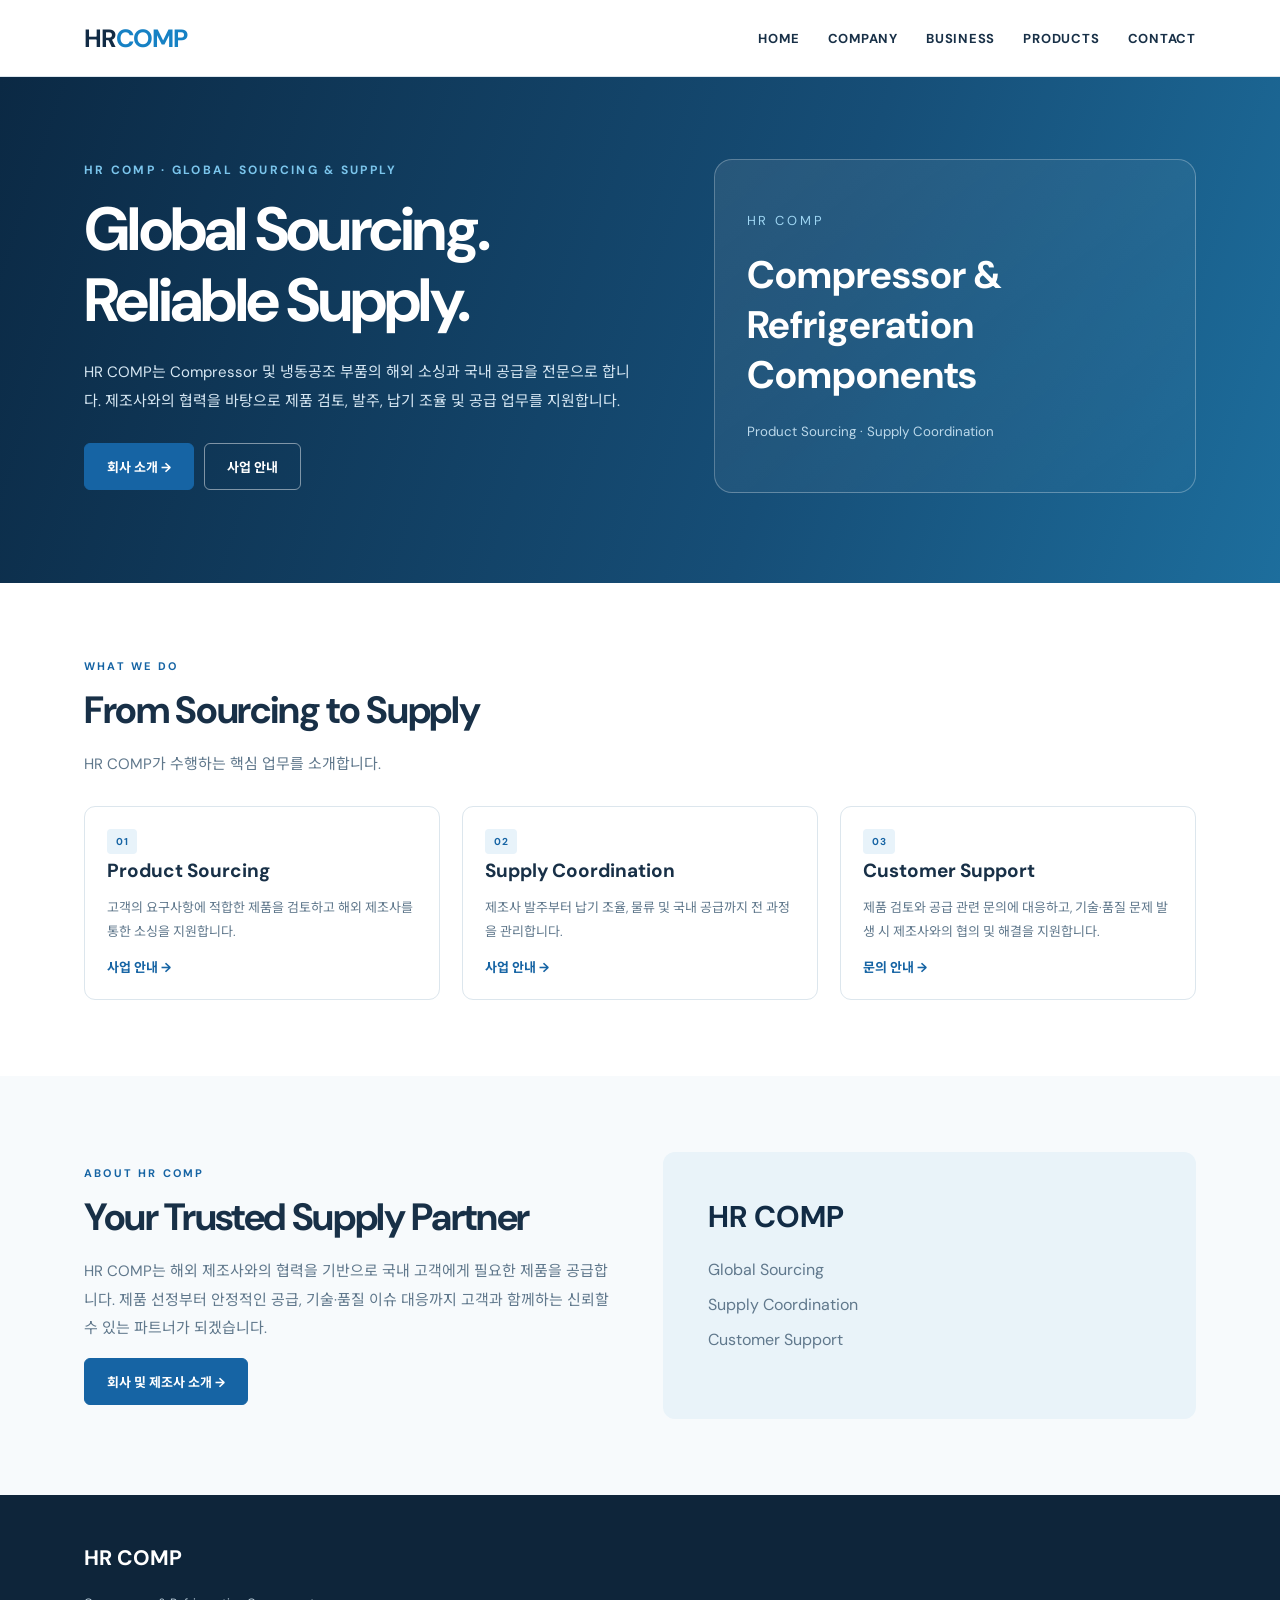
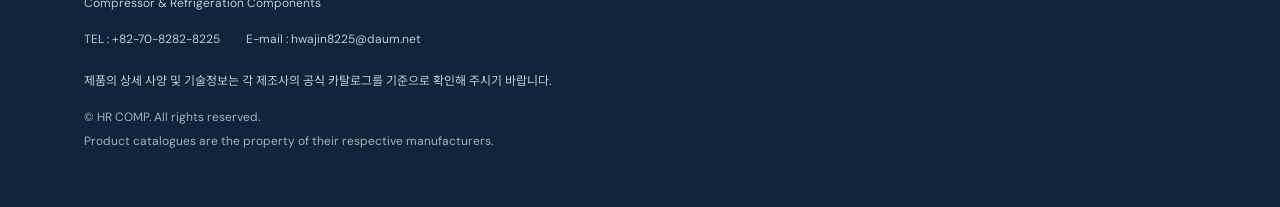
<file: index.html>
<!doctype html><html lang="ko"><head><meta charset="utf-8"><meta name="viewport" content="width=device-width,initial-scale=1"><meta name="description" content="HR COMP | HIGHLY Compressor 및 SANHUA 냉동공조 부품 제품정보와 제조사 카탈로그"><title>HOME | HR COMP</title><link rel="stylesheet" href="assets/css/style.css"></head><body><header class="top"><div class="wrap nav"><a class="logo" href="index.html">HR<span>COMP</span></a><button class="menu-btn" aria-label="메뉴 열기">☰</button><nav class="links"><a href="index.html">HOME</a><a href="company/index.html">COMPANY</a><a href="business/index.html">BUSINESS</a><a href="products/index.html">PRODUCTS</a><a href="contact/index.html">CONTACT</a></nav></div></header><section class="hero"><div class="wrap hero-inner"><div><div class="eyebrow">HR COMP · GLOBAL SOURCING & SUPPLY</div><h1>Global Sourcing.<br>Reliable Supply.</h1><p>HR COMP는 Compressor 및 냉동공조 부품의 해외 소싱과 국내 공급을 전문으로 합니다. 제조사와의 협력을 바탕으로 제품 검토, 발주, 납기 조율 및 공급 업무를 지원합니다.</p><div class="actions"><a class="btn" href="company/index.html">회사 소개 →</a><a class="btn outline" href="business/index.html">사업 안내</a></div></div><div class="hero-identity"><span>HR COMP</span><strong>Compressor &amp;<br>Refrigeration Components</strong><small>Product Sourcing · Supply Coordination</small></div></div></section><section class="section"><div class="wrap"><div class="kicker">WHAT WE DO</div><h2>From Sourcing to Supply</h2><p class="lead">HR COMP가 수행하는 핵심 업무를 소개합니다.</p><div class="grid3" style="margin-top:28px"><a class="panel" href="business/index.html"><div class="body"><span class="tag">01</span><h3>Product Sourcing</h3><p>고객의 요구사항에 적합한 제품을 검토하고 해외 제조사를 통한 소싱을 지원합니다.</p><b>사업 안내 →</b></div></a><a class="panel" href="business/index.html"><div class="body"><span class="tag">02</span><h3>Supply Coordination</h3><p>제조사 발주부터 납기 조율, 물류 및 국내 공급까지 전 과정을 관리합니다.</p><b>사업 안내 →</b></div></a><a class="panel" href="contact/index.html"><div class="body"><span class="tag">03</span><h3>Customer Support</h3><p>제품 검토와 공급 관련 문의에 대응하고, 기술·품질 문제 발생 시 제조사와의 협의 및 해결을 지원합니다.</p><b>문의 안내 →</b></div></a></div></div></section><section class="section soft"><div class="wrap split"><div><div class="kicker">ABOUT HR COMP</div><h2>Your Trusted Supply Partner</h2><p class="lead">HR COMP는 해외 제조사와의 협력을 기반으로 국내 고객에게 필요한 제품을 공급합니다. 제품 선정부터 안정적인 공급, 기술·품질 이슈 대응까지 고객과 함께하는 신뢰할 수 있는 파트너가 되겠습니다.</p><a class="btn" href="company/index.html">회사 및 제조사 소개 →</a></div><div class="identity-panel"><strong>HR COMP</strong><p>Global Sourcing<br>Supply Coordination<br>Customer Support</p></div></div></section><footer class="foot"><div class="wrap"><strong>HR COMP</strong><p>Compressor &amp; Refrigeration Components</p><div class="footer-contact" id="footer-contact" aria-label="회사 연락처"></div><p>제품의 상세 사양 및 기술정보는 각 제조사의 공식 카탈로그를 기준으로 확인해 주시기 바랍니다.</p><p class="footer-copyright">© HR COMP. All rights reserved.<br>Product catalogues are the property of their respective manufacturers.</p></div></footer><script src="assets/js/main.js"></script><script src="assets/js/footer-contact.js?v=20261014"></script></body></html>
</file>
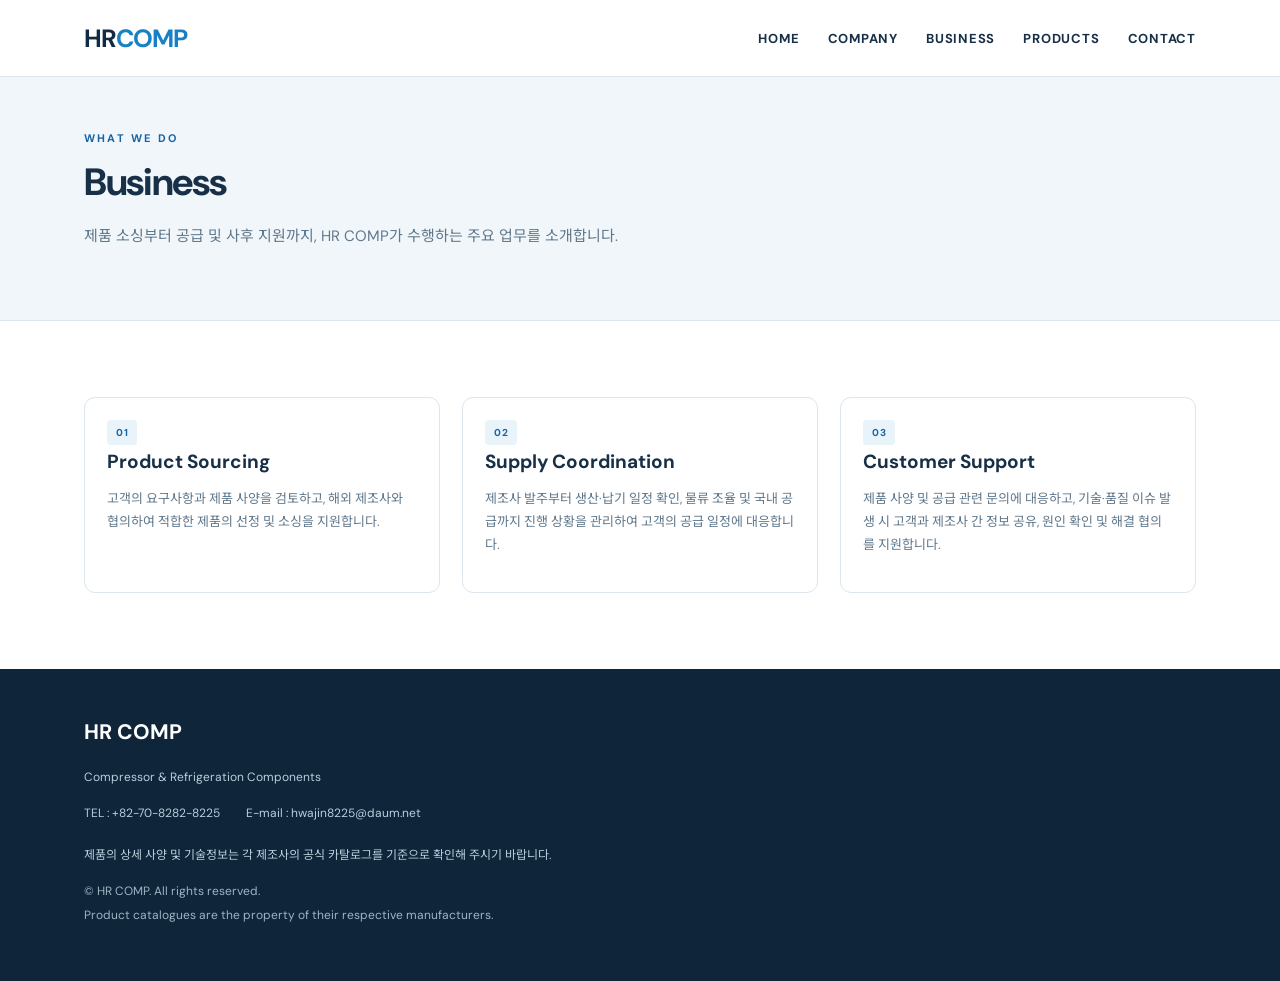
<file: business/index.html>
<!doctype html><html lang="ko"><head><meta charset="utf-8"><meta name="viewport" content="width=device-width,initial-scale=1"><meta name="description" content="HR COMP | HIGHLY Compressor 및 SANHUA 냉동공조 부품 제품정보와 제조사 카탈로그"><title>BUSINESS | HR COMP</title><link rel="stylesheet" href="../assets/css/style.css"></head><body><header class="top"><div class="wrap nav"><a class="logo" href="../index.html">HR<span>COMP</span></a><button class="menu-btn" aria-label="메뉴 열기">☰</button><nav class="links"><a href="../index.html">HOME</a><a href="../company/index.html">COMPANY</a><a href="../business/index.html">BUSINESS</a><a href="../products/index.html">PRODUCTS</a><a href="../contact/index.html">CONTACT</a></nav></div></header><div class="pagehead"><div class="wrap"><div class="kicker">WHAT WE DO</div><h1>Business</h1><p class="lead">제품 소싱부터 공급 및 사후 지원까지, HR COMP가 수행하는 주요 업무를 소개합니다.</p></div></div><section class="section"><div class="wrap"><div class="grid3"><div class="panel"><div class="body"><span class="tag">01</span><h3>Product Sourcing</h3><p>고객의 요구사항과 제품 사양을 검토하고, 해외 제조사와 협의하여 적합한 제품의 선정 및 소싱을 지원합니다.</p></div></div><div class="panel"><div class="body"><span class="tag">02</span><h3>Supply Coordination</h3><p>제조사 발주부터 생산·납기 일정 확인, 물류 조율 및 국내 공급까지 진행 상황을 관리하여 고객의 공급 일정에 대응합니다.</p></div></div><div class="panel"><div class="body"><span class="tag">03</span><h3>Customer Support</h3><p>제품 사양 및 공급 관련 문의에 대응하고, 기술·품질 이슈 발생 시 고객과 제조사 간 정보 공유, 원인 확인 및 해결 협의를 지원합니다.</p></div></div></div></div></section><footer class="foot"><div class="wrap"><strong>HR COMP</strong><p>Compressor &amp; Refrigeration Components</p><div class="footer-contact" id="footer-contact" aria-label="회사 연락처"></div><p>제품의 상세 사양 및 기술정보는 각 제조사의 공식 카탈로그를 기준으로 확인해 주시기 바랍니다.</p><p class="footer-copyright">© HR COMP. All rights reserved.<br>Product catalogues are the property of their respective manufacturers.</p></div></footer><script src="../assets/js/main.js"></script><script src="../assets/js/footer-contact.js?v=20261014"></script></body></html>
</file>
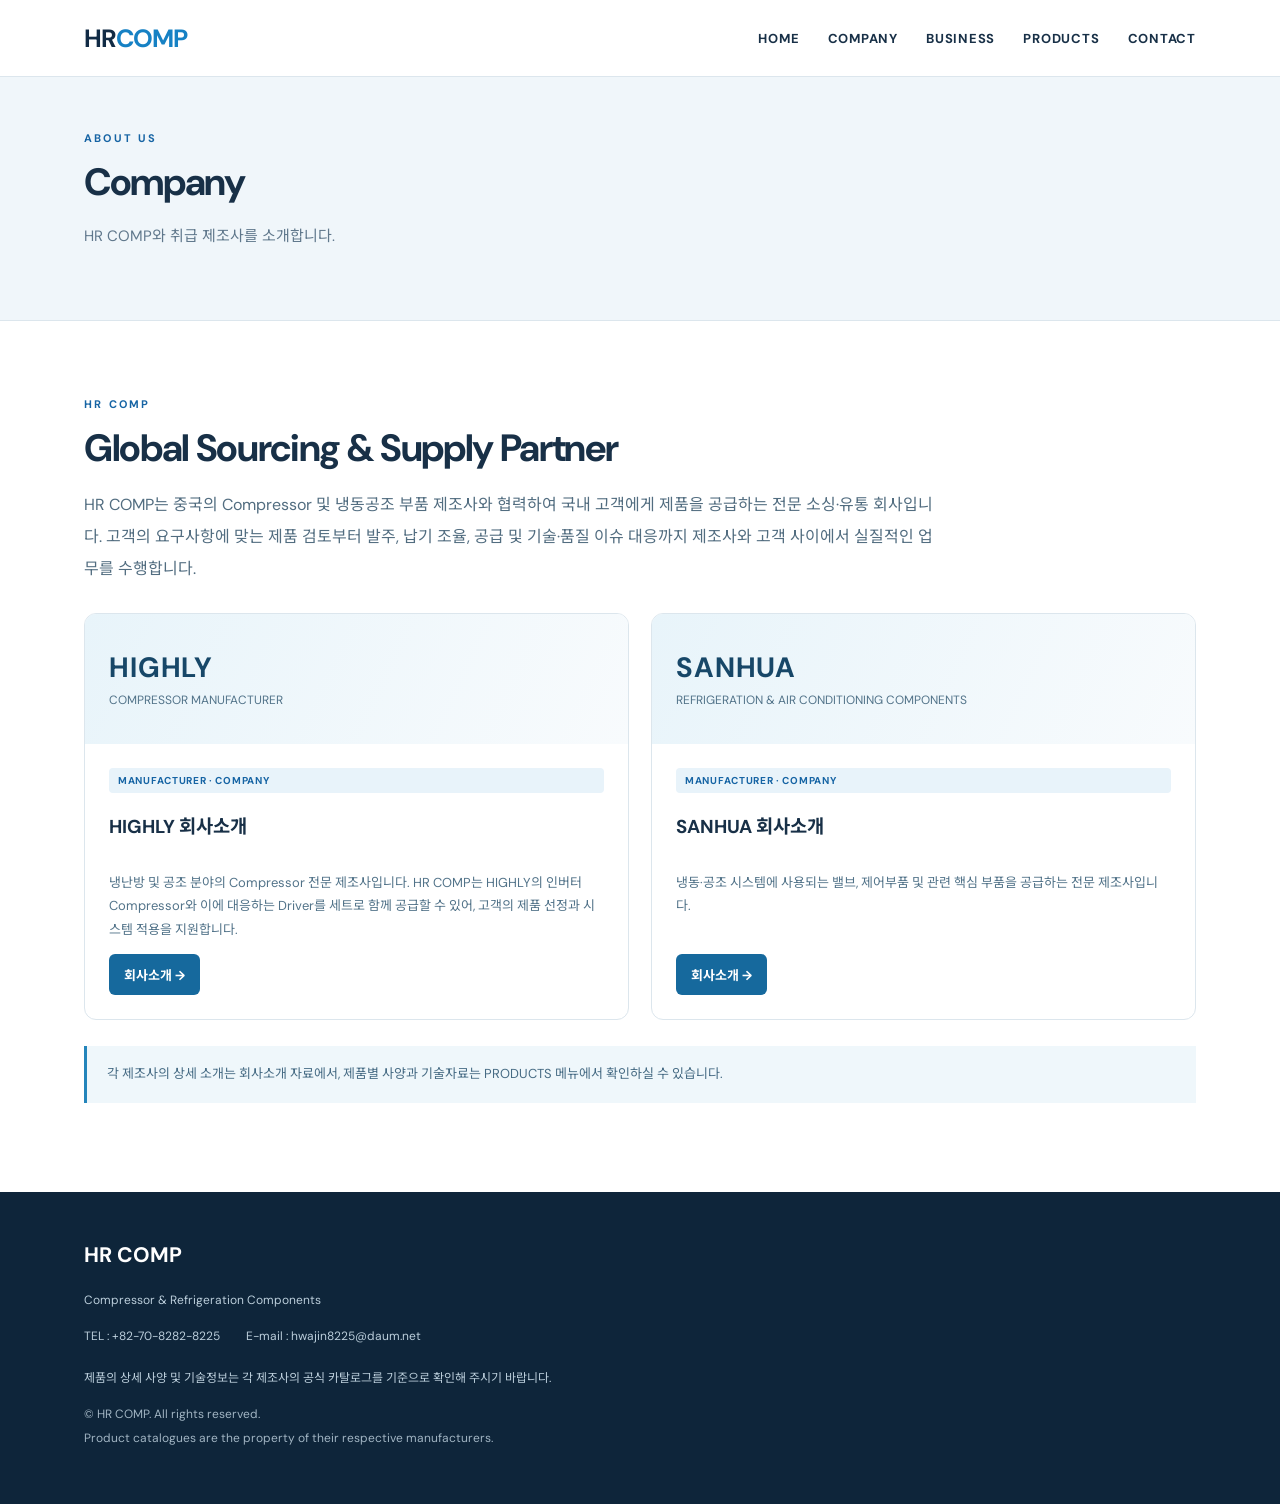
<file: company/index.html>
<!doctype html><html lang="ko"><head><meta charset="utf-8"><meta name="viewport" content="width=device-width,initial-scale=1"><meta name="description" content="HR COMP | HIGHLY Compressor 및 SANHUA 냉동공조 부품 제품정보와 제조사 카탈로그"><title>COMPANY | HR COMP</title><link rel="stylesheet" href="../assets/css/style.css"><link rel="stylesheet" href="../assets/css/product-intro-v1.css?v=20261013a"><link rel="stylesheet" href="../assets/css/company-direct.css?v=20261013c"></head><body><header class="top"><div class="wrap nav"><a class="logo" href="../index.html">HR<span>COMP</span></a><button class="menu-btn" aria-label="메뉴 열기">☰</button><nav class="links"><a href="../index.html">HOME</a><a href="../company/index.html">COMPANY</a><a href="../business/index.html">BUSINESS</a><a href="../products/index.html">PRODUCTS</a><a href="../contact/index.html">CONTACT</a></nav></div></header><div class="pagehead"><div class="wrap"><div class="kicker">ABOUT US</div><h1>Company</h1><p class="lead">HR COMP와 취급 제조사를 소개합니다.</p></div></div><section class="section"><div class="wrap"><div class="kicker">HR COMP</div><h2>Global Sourcing &amp; Supply Partner</h2><p class="textblock">HR COMP는 중국의 Compressor 및 냉동공조 부품 제조사와 협력하여 국내 고객에게 제품을 공급하는 전문 소싱·유통 회사입니다. 고객의 요구사항에 맞는 제품 검토부터 발주, 납기 조율, 공급 및 기술·품질 이슈 대응까지 제조사와 고객 사이에서 실질적인 업무를 수행합니다.</p><div class="manufacturer-about-grid">
<a class="manufacturer-about-card company-direct-card" href="viewer.html?maker=highly" aria-label="HIGHLY 회사소개">
 <div class="manufacturer-about-identity"><strong>HIGHLY</strong><span>COMPRESSOR MANUFACTURER</span></div>
 <div class="body"><span class="tag">MANUFACTURER · COMPANY</span><h3>HIGHLY 회사소개</h3>
 <p>냉난방 및 공조 분야의 Compressor 전문 제조사입니다. HR COMP는 HIGHLY의 인버터 Compressor와 이에 대응하는 Driver를 세트로 함께 공급할 수 있어, 고객의 제품 선정과 시스템 적용을 지원합니다.</p>
 <span class="company-direct-action">회사소개 →</span></div>
</a>
<a class="manufacturer-about-card company-direct-card" href="viewer.html?maker=sanhua" aria-label="SANHUA 회사소개">
 <div class="manufacturer-about-identity"><strong>SANHUA</strong><span>REFRIGERATION &amp; AIR CONDITIONING COMPONENTS</span></div>
 <div class="body"><span class="tag">MANUFACTURER · COMPANY</span><h3>SANHUA 회사소개</h3>
 <p>냉동·공조 시스템에 사용되는 밸브, 제어부품 및 관련 핵심 부품을 공급하는 전문 제조사입니다.</p>
 <span class="company-direct-action">회사소개 →</span></div>
</a>
</div><p class="notice" style="margin-top:26px">각 제조사의 상세 소개는 회사소개 자료에서, 제품별 사양과 기술자료는 PRODUCTS 메뉴에서 확인하실 수 있습니다.</p></div></section><footer class="foot"><div class="wrap"><strong>HR COMP</strong><p>Compressor &amp; Refrigeration Components</p><div class="footer-contact" id="footer-contact" aria-label="회사 연락처"></div><p>제품의 상세 사양 및 기술정보는 각 제조사의 공식 카탈로그를 기준으로 확인해 주시기 바랍니다.</p><p class="footer-copyright">© HR COMP. All rights reserved.<br>Product catalogues are the property of their respective manufacturers.</p></div></footer><script src="../assets/js/main.js"></script><script src="../assets/js/footer-contact.js?v=20261014"></script></body></html>
</file>
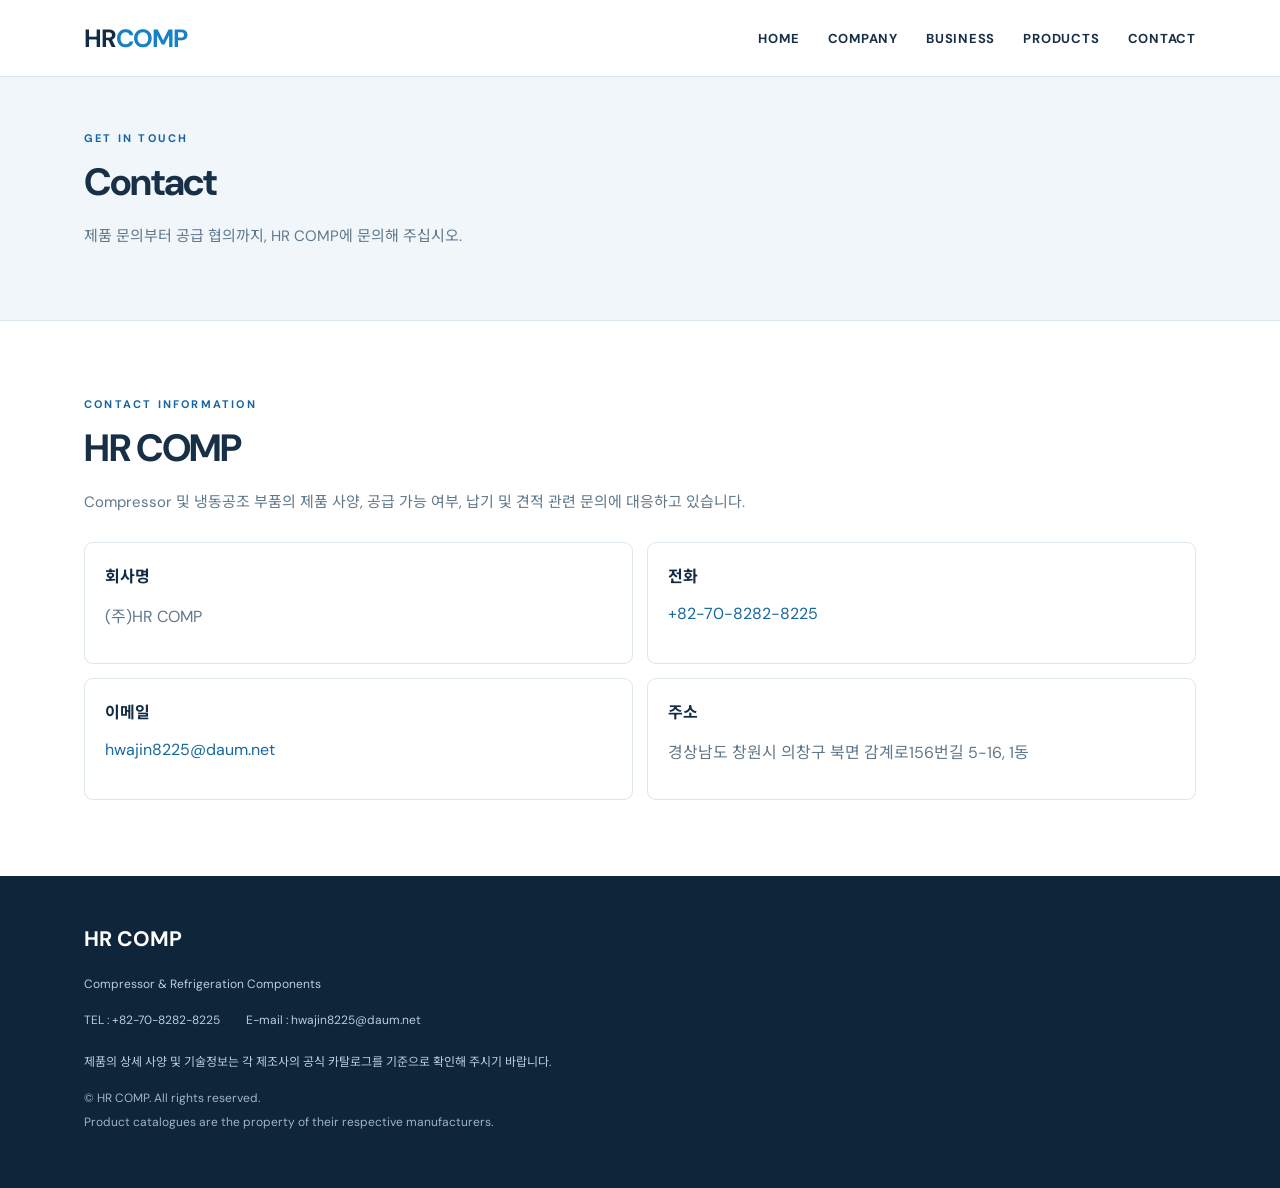
<file: contact/index.html>
<!doctype html><html lang="ko"><head><meta charset="utf-8"><meta name="viewport" content="width=device-width,initial-scale=1"><meta name="description" content="HR COMP | HIGHLY Compressor 및 SANHUA 냉동공조 부품 제품정보와 제조사 카탈로그"><title>CONTACT | HR COMP</title><link rel="stylesheet" href="../assets/css/style.css"></head><body><header class="top"><div class="wrap nav"><a class="logo" href="../index.html">HR<span>COMP</span></a><button class="menu-btn" aria-label="메뉴 열기">☰</button><nav class="links"><a href="../index.html">HOME</a><a href="../company/index.html">COMPANY</a><a href="../business/index.html">BUSINESS</a><a href="../products/index.html">PRODUCTS</a><a href="../contact/index.html">CONTACT</a></nav></div></header><div class="pagehead"><div class="wrap"><div class="kicker">GET IN TOUCH</div><h1>Contact</h1><p class="lead">제품 문의부터 공급 협의까지, HR COMP에 문의해 주십시오.</p></div></div><section class="section"><div class="wrap"><div class="kicker">CONTACT INFORMATION</div><h2>HR COMP</h2><p class="lead">Compressor 및 냉동공조 부품의 제품 사양, 공급 가능 여부, 납기 및 견적 관련 문의에 대응하고 있습니다.</p><div class="contact-grid" id="contact-data"><p>연락처 정보를 불러오는 중입니다.</p></div></div></section><script src="../assets/js/contact.js"></script><footer class="foot"><div class="wrap"><strong>HR COMP</strong><p>Compressor &amp; Refrigeration Components</p><div class="footer-contact" id="footer-contact" aria-label="회사 연락처"></div><p>제품의 상세 사양 및 기술정보는 각 제조사의 공식 카탈로그를 기준으로 확인해 주시기 바랍니다.</p><p class="footer-copyright">© HR COMP. All rights reserved.<br>Product catalogues are the property of their respective manufacturers.</p></div></footer><script src="../assets/js/main.js"></script><script src="../assets/js/footer-contact.js?v=20261014"></script></body></html>
</file>
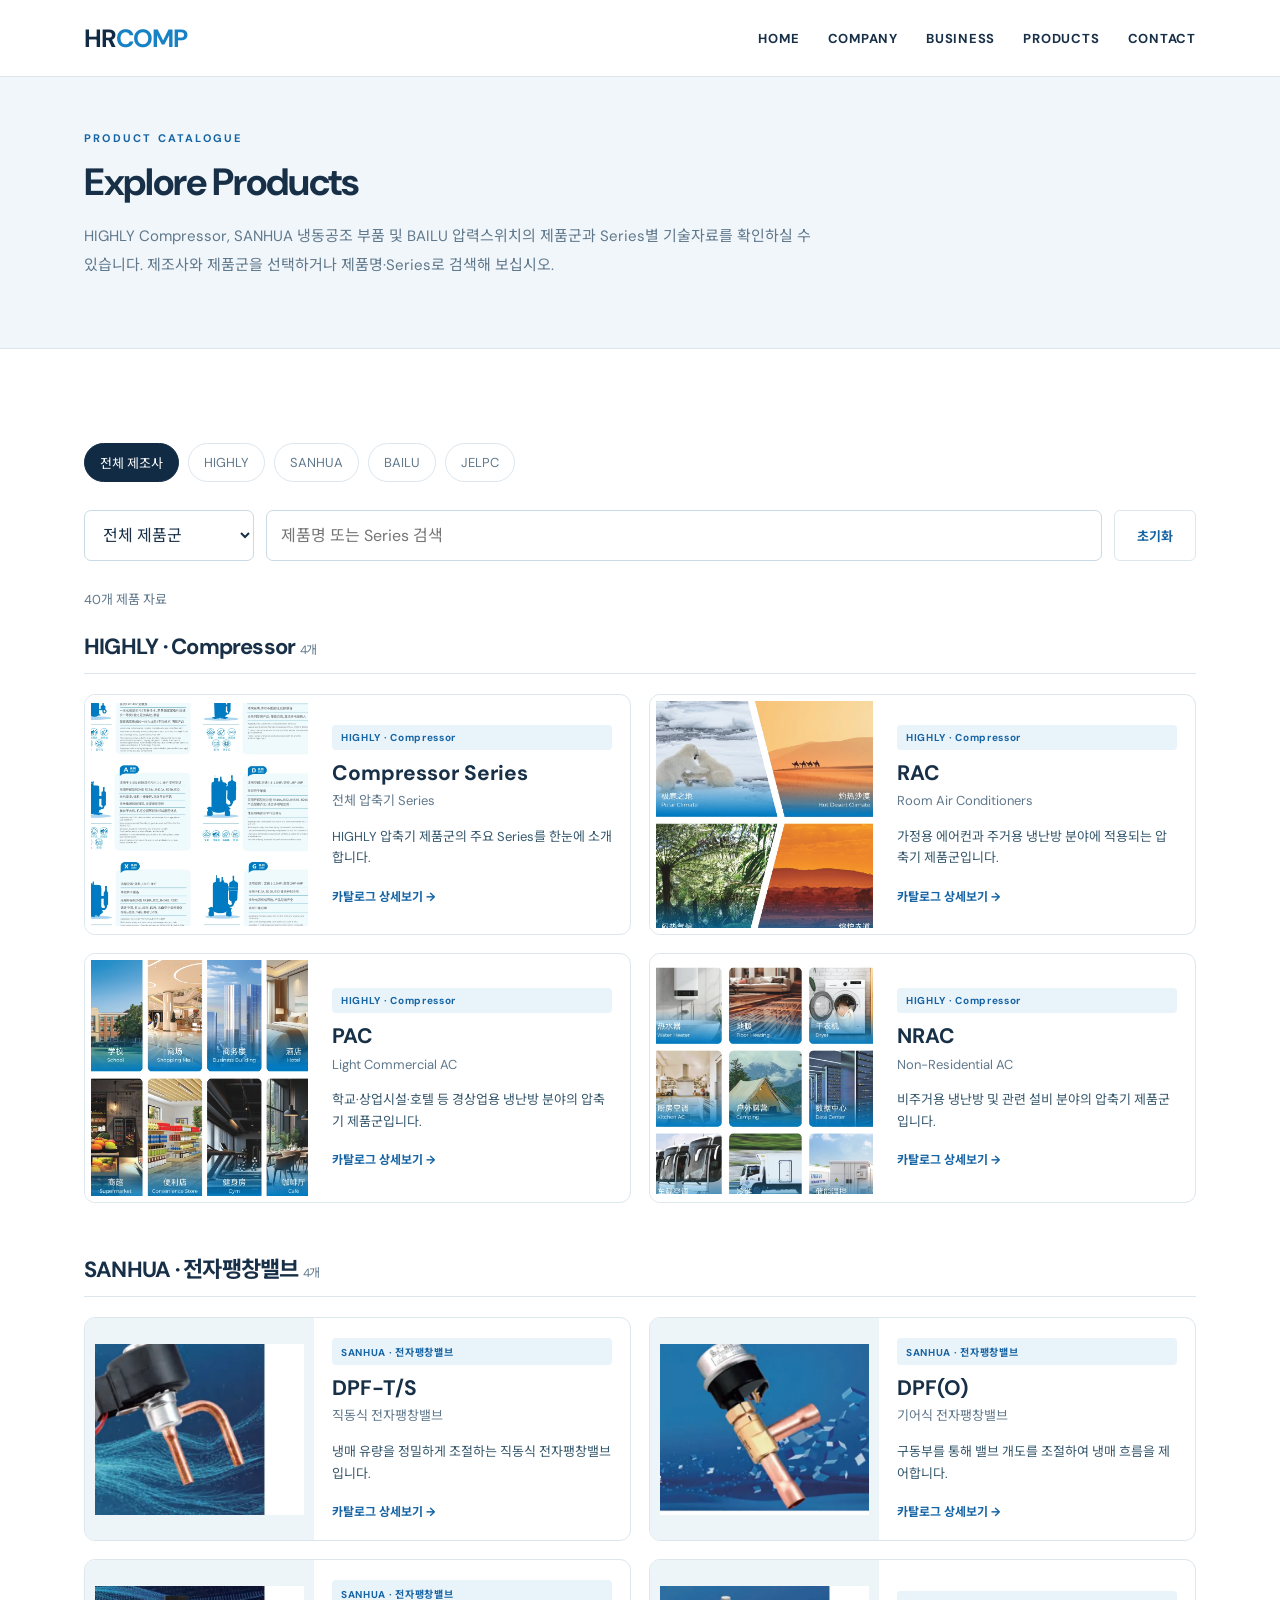
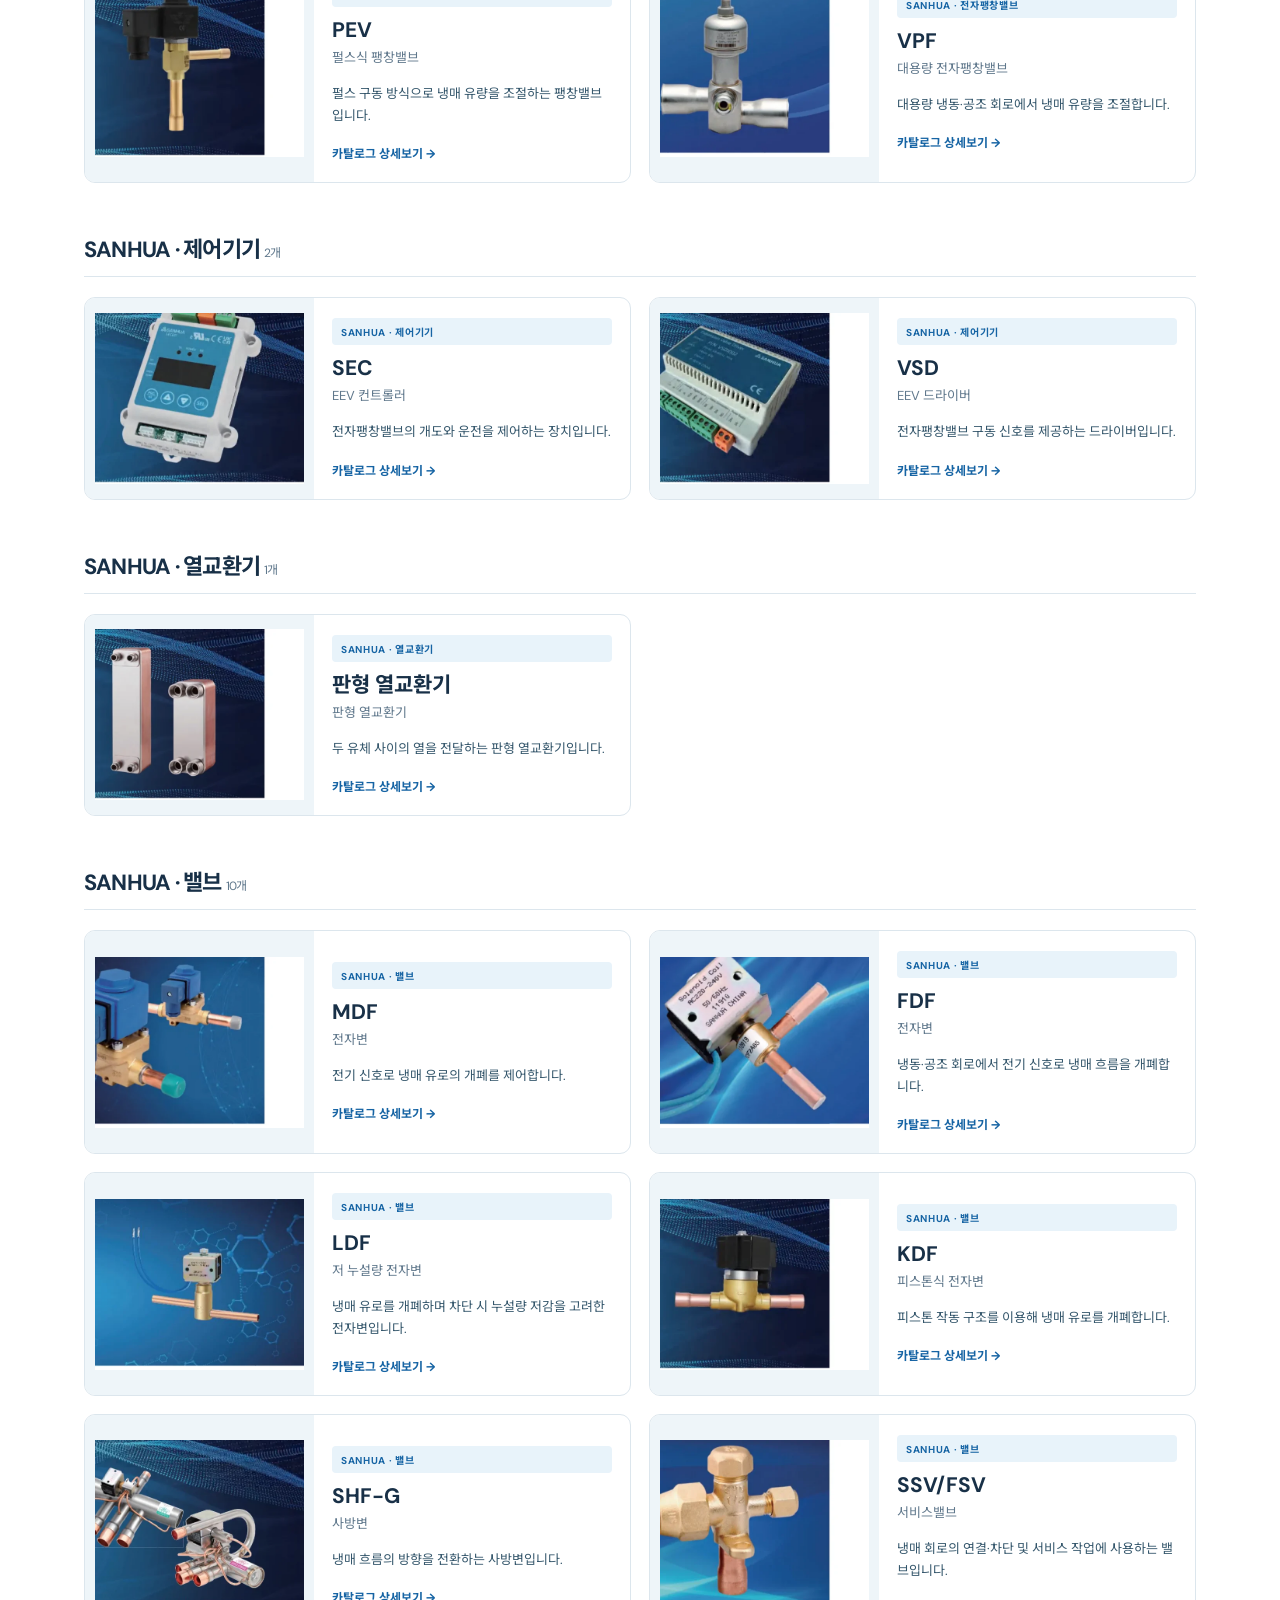
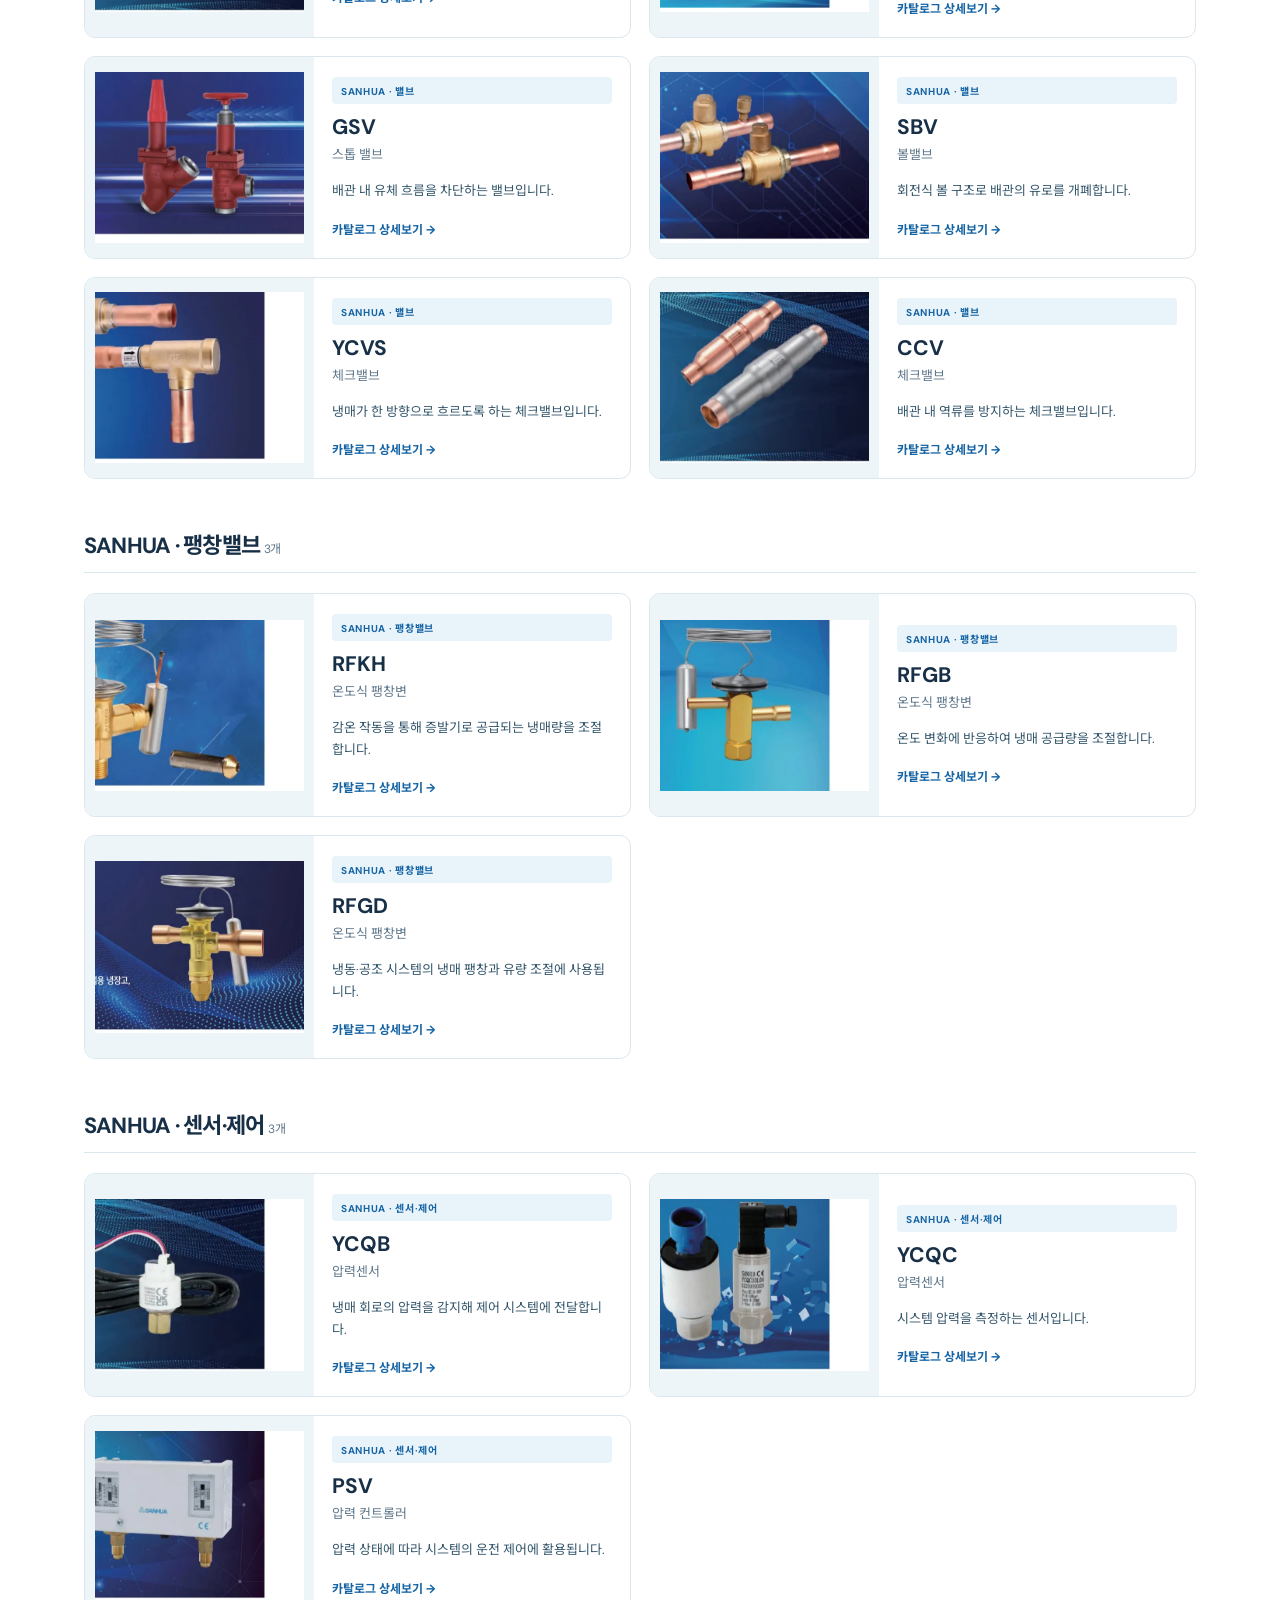
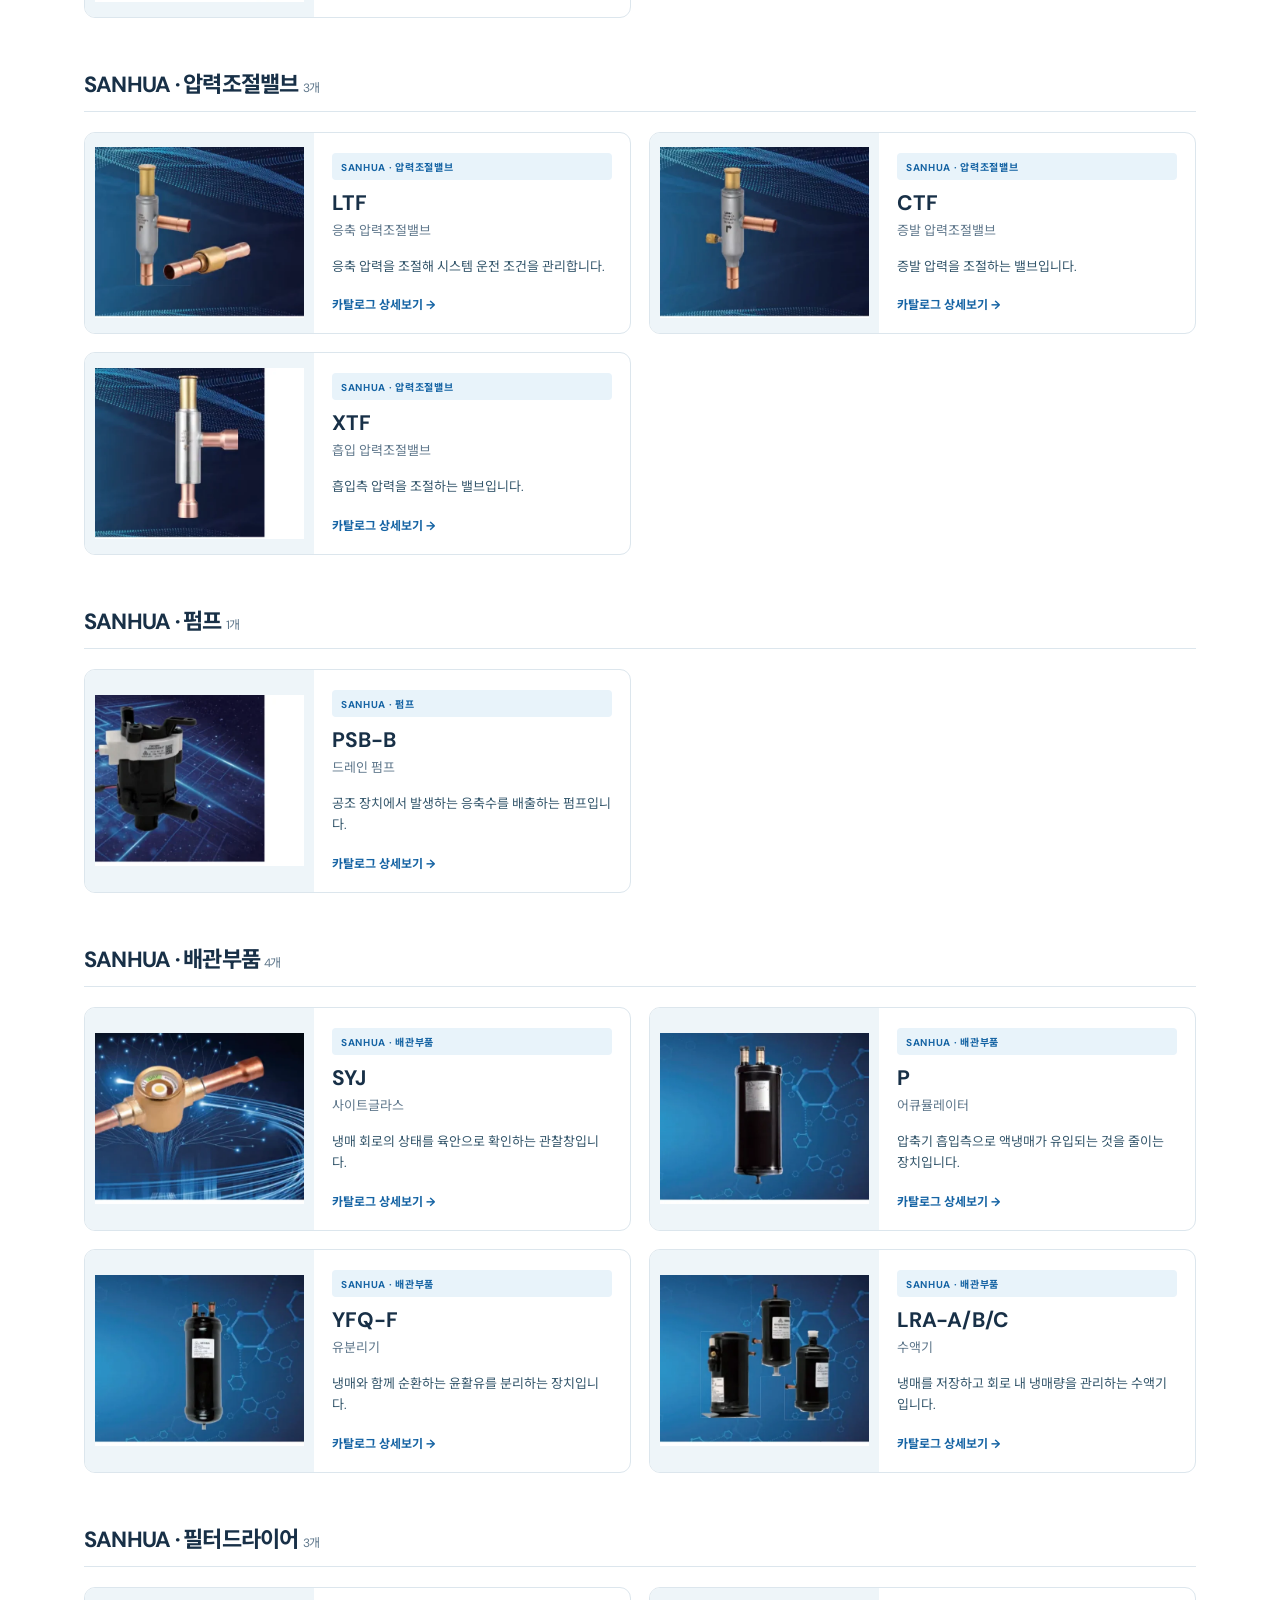
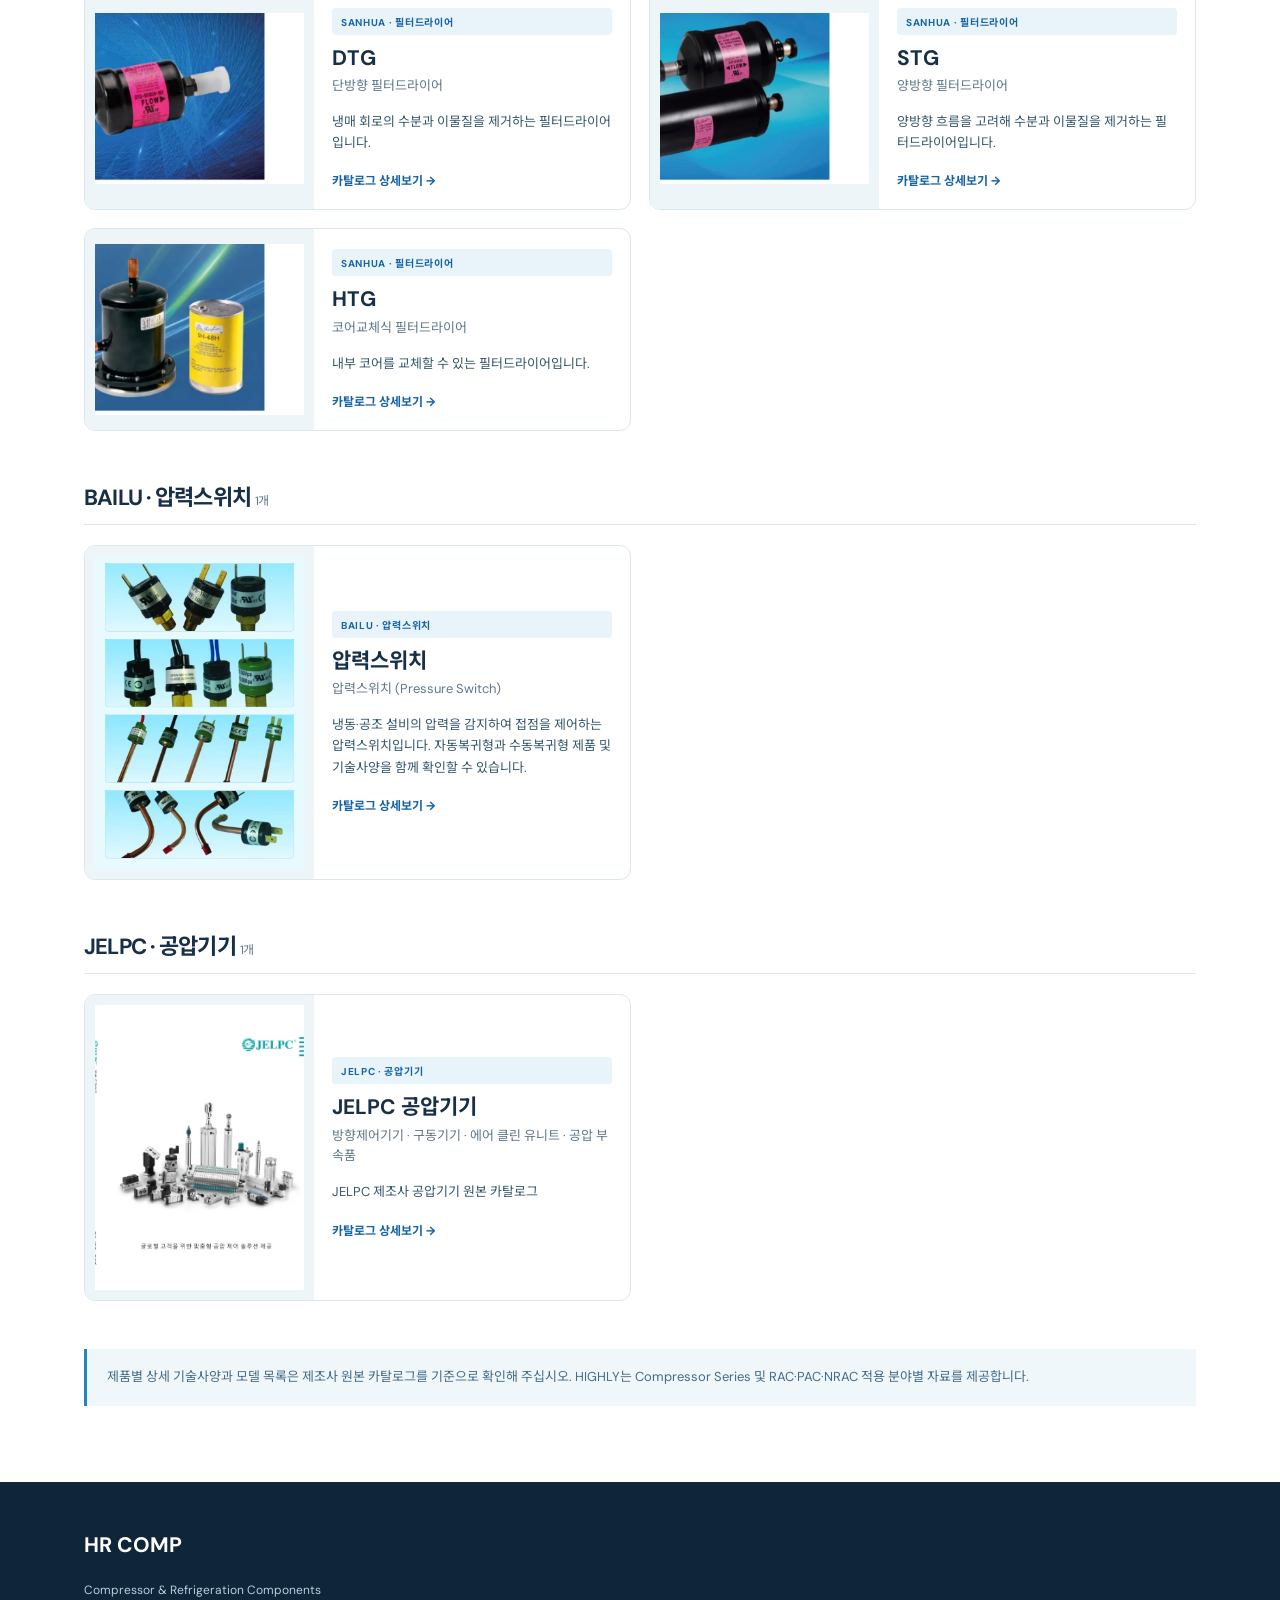
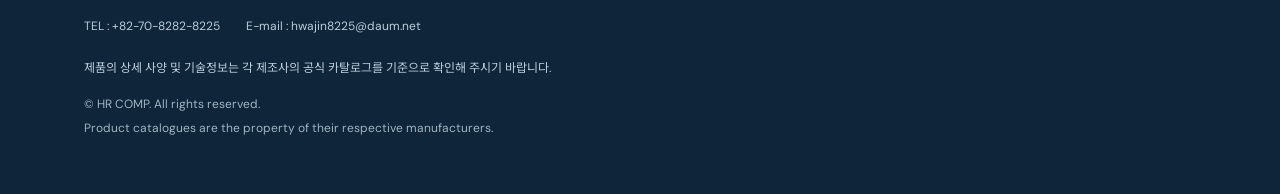
<file: products/index.html>
<!doctype html><html lang="ko"><head><meta charset="utf-8"><meta name="viewport" content="width=device-width,initial-scale=1"><meta name="description" content="HR COMP | HIGHLY Compressor, SANHUA 냉동공조 부품 및 BAILU 압력스위치 제품정보와 제조사 카탈로그"><title>PRODUCTS | HR COMP</title><link rel="stylesheet" href="../assets/css/style.css"><link rel="stylesheet" href="../assets/css/products-v3.css"><link rel="stylesheet" href="../assets/css/product-visual-v1.css">
<link rel="stylesheet" href="../assets/css/product-intro-v1.css?v=20261015card3"></head><body><header class="top"><div class="wrap nav"><a class="logo" href="../index.html">HR<span>COMP</span></a><button class="menu-btn" aria-label="메뉴 열기">☰</button><nav class="links"><a href="../index.html">HOME</a><a href="../company/index.html">COMPANY</a><a href="../business/index.html">BUSINESS</a><a href="../products/index.html">PRODUCTS</a><a href="../contact/index.html">CONTACT</a></nav></div></header><div class="pagehead"><div class="wrap"><div class="kicker">PRODUCT CATALOGUE</div><h1>Explore Products</h1><p class="lead">HIGHLY Compressor, SANHUA 냉동공조 부품 및 BAILU 압력스위치의 제품군과 Series별 기술자료를 확인하실 수 있습니다. 제조사와 제품군을 선택하거나 제품명·Series로 검색해 보십시오.</p></div></div><section class="section"><div class="wrap"><div class="pillset" id="makers"><button class="pill selected" data-maker="ALL">전체 제조사</button></div><div class="toolbar"><select id="category" aria-label="제품군 선택"><option value="ALL">전체 제품군</option></select><input id="search" type="search" placeholder="제품명 또는 Series 검색" aria-label="제품 검색"><button id="clear" class="btn light">초기화</button></div><p id="result" class="result">제품 목록을 불러오는 중...</p><div id="cards"></div><div class="notice" style="margin-top:30px">제품별 상세 기술사양과 모델 목록은 제조사 원본 카탈로그를 기준으로 확인해 주십시오. HIGHLY는 Compressor Series 및 RAC·PAC·NRAC 적용 분야별 자료를 제공합니다.</div></div></section><script src="../assets/js/products.js?v=20261015manufacturer-v2"></script><footer class="foot"><div class="wrap"><strong>HR COMP</strong><p>Compressor &amp; Refrigeration Components</p><div class="footer-contact" id="footer-contact" aria-label="회사 연락처"></div><p>제품의 상세 사양 및 기술정보는 각 제조사의 공식 카탈로그를 기준으로 확인해 주시기 바랍니다.</p><p class="footer-copyright">© HR COMP. All rights reserved.<br>Product catalogues are the property of their respective manufacturers.</p></div></footer><script src="../assets/js/main.js"></script><script src="../assets/js/footer-contact.js?v=20261014"></script></body></html>
</file>
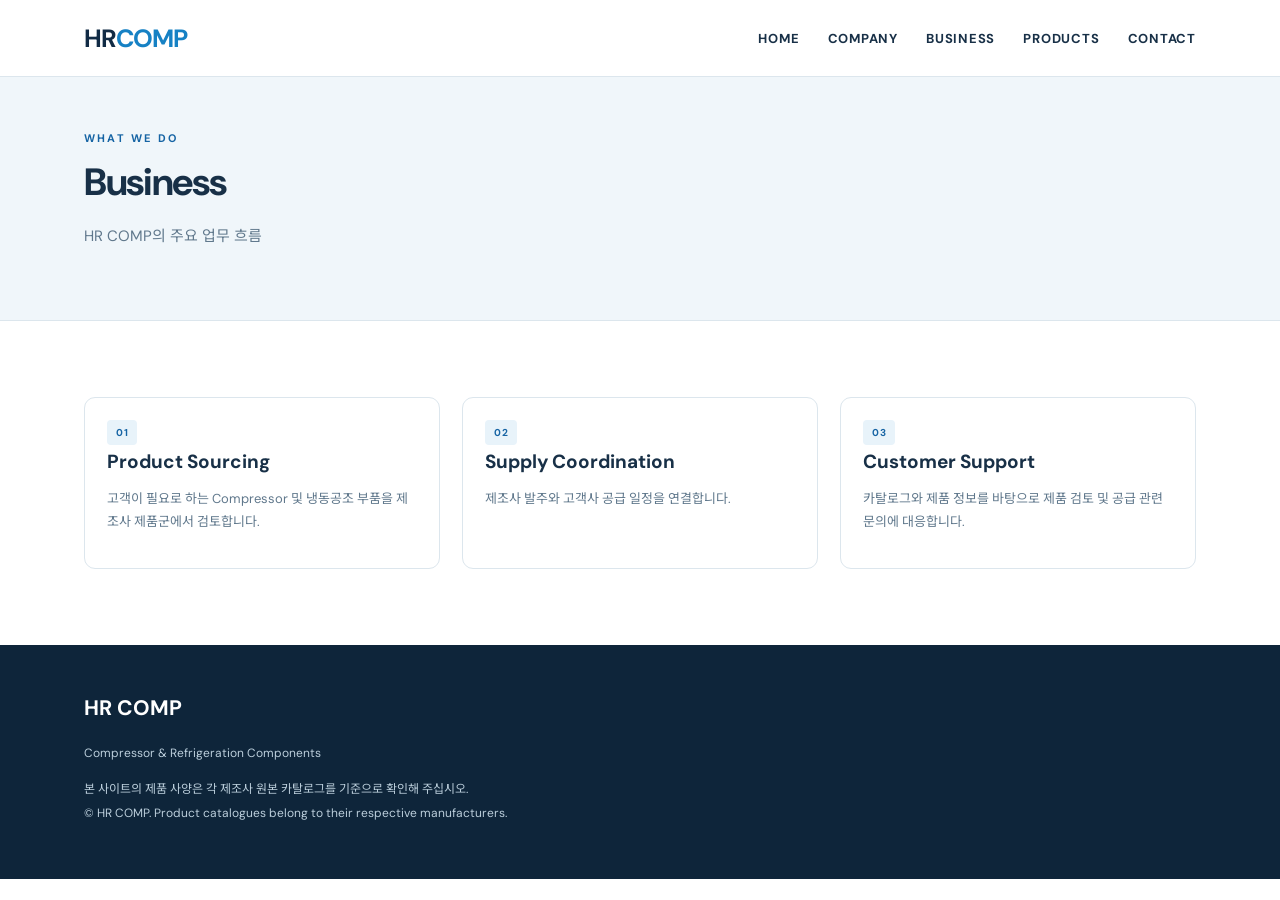
<file: products/business/index.html>
<!doctype html><html lang="ko"><head><meta charset="utf-8"><meta name="viewport" content="width=device-width,initial-scale=1"><meta name="description" content="HR COMP | HIGHLY Compressor 및 SANHUA 냉동공조 부품 제품정보와 제조사 카탈로그"><title>BUSINESS | HR COMP</title><link rel="stylesheet" href="../assets/css/style.css"></head><body><header class="top"><div class="wrap nav"><a class="logo" href="../index.html">HR<span>COMP</span></a><button class="menu-btn" aria-label="메뉴 열기">☰</button><nav class="links"><a href="../index.html">HOME</a><a href="../company/index.html">COMPANY</a><a href="../business/index.html">BUSINESS</a><a href="../products/index.html">PRODUCTS</a><a href="../contact/index.html">CONTACT</a></nav></div></header><div class="pagehead"><div class="wrap"><div class="kicker">WHAT WE DO</div><h1>Business</h1><p class="lead">HR COMP의 주요 업무 흐름</p></div></div><section class="section"><div class="wrap"><div class="grid3"><div class="panel"><div class="body"><span class="tag">01</span><h3>Product Sourcing</h3><p>고객이 필요로 하는 Compressor 및 냉동공조 부품을 제조사 제품군에서 검토합니다.</p></div></div><div class="panel"><div class="body"><span class="tag">02</span><h3>Supply Coordination</h3><p>제조사 발주와 고객사 공급 일정을 연결합니다.</p></div></div><div class="panel"><div class="body"><span class="tag">03</span><h3>Customer Support</h3><p>카탈로그와 제품 정보를 바탕으로 제품 검토 및 공급 관련 문의에 대응합니다.</p></div></div></div></div></section><footer class="foot"><div class="wrap"><strong>HR COMP</strong><p>Compressor & Refrigeration Components</p><p>본 사이트의 제품 사양은 각 제조사 원본 카탈로그를 기준으로 확인해 주십시오.<br>© HR COMP. Product catalogues belong to their respective manufacturers.</p></div></footer><script src="../assets/js/main.js"></script></body></html>
</file>
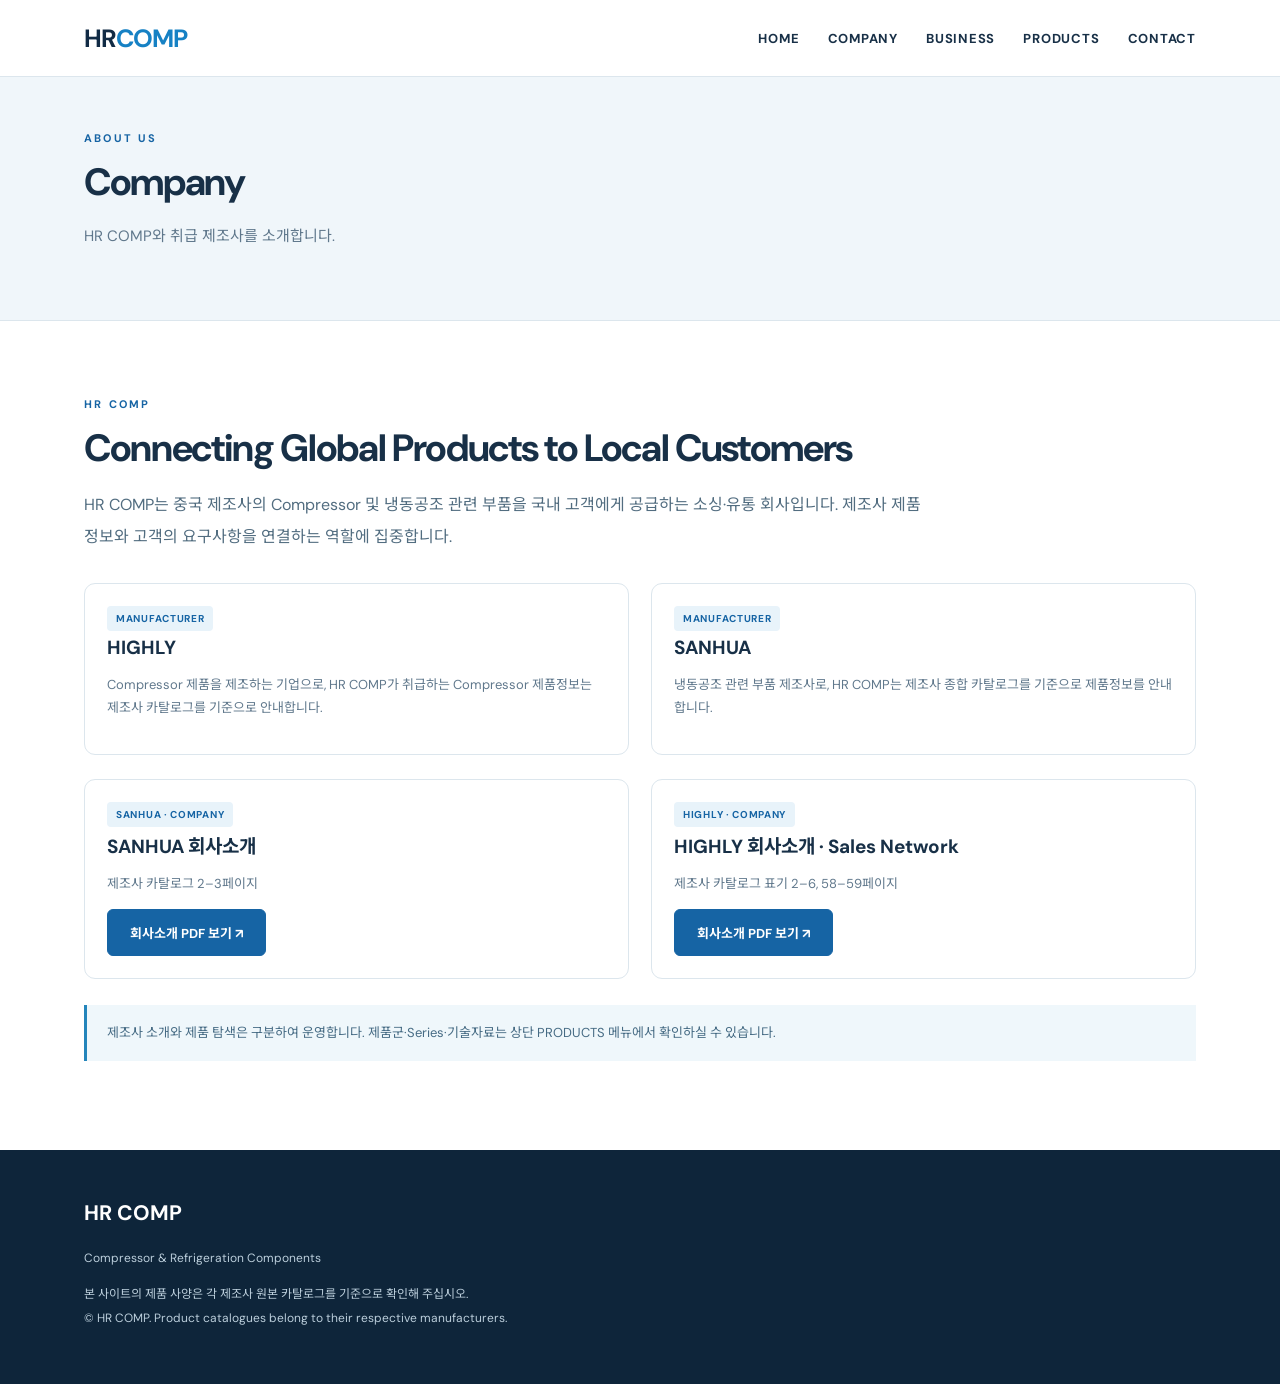
<file: products/company/index.html>
<!doctype html><html lang="ko"><head><meta charset="utf-8"><meta name="viewport" content="width=device-width,initial-scale=1"><meta name="description" content="HR COMP | HIGHLY Compressor 및 SANHUA 냉동공조 부품 제품정보와 제조사 카탈로그"><title>COMPANY | HR COMP</title><link rel="stylesheet" href="../assets/css/style.css"></head><body><header class="top"><div class="wrap nav"><a class="logo" href="../index.html">HR<span>COMP</span></a><button class="menu-btn" aria-label="메뉴 열기">☰</button><nav class="links"><a href="../index.html">HOME</a><a href="../company/index.html">COMPANY</a><a href="../business/index.html">BUSINESS</a><a href="../products/index.html">PRODUCTS</a><a href="../contact/index.html">CONTACT</a></nav></div></header><div class="pagehead"><div class="wrap"><div class="kicker">ABOUT US</div><h1>Company</h1><p class="lead">HR COMP와 취급 제조사를 소개합니다.</p></div></div><section class="section"><div class="wrap"><div class="kicker">HR COMP</div><h2>Connecting Global Products to Local Customers</h2><p class="textblock">HR COMP는 중국 제조사의 Compressor 및 냉동공조 관련 부품을 국내 고객에게 공급하는 소싱·유통 회사입니다. 제조사 제품정보와 고객의 요구사항을 연결하는 역할에 집중합니다.</p><div class="grid2" style="margin-top:30px"><div class="panel"><div class="body"><span class="tag">MANUFACTURER</span><h3>HIGHLY</h3><p>Compressor 제품을 제조하는 기업으로, HR COMP가 취급하는 Compressor 제품정보는 제조사 카탈로그를 기준으로 안내합니다.</p></div></div><div class="panel"><div class="body"><span class="tag">MANUFACTURER</span><h3>SANHUA</h3><p>냉동공조 관련 부품 제조사로, HR COMP는 제조사 종합 카탈로그를 기준으로 제품정보를 안내합니다.</p></div></div></div><div class="grid2" style="margin-top:24px">
<div class="panel"><div class="body"><span class="tag">SANHUA · COMPANY</span><h3>SANHUA 회사소개</h3><p>제조사 카탈로그 2–3페이지</p><a class="btn" href="../catalog/sanhua-about.pdf" target="_blank" rel="noopener">회사소개 PDF 보기 ↗</a></div></div>
<div class="panel"><div class="body"><span class="tag">HIGHLY · COMPANY</span><h3>HIGHLY 회사소개 · Sales Network</h3><p>제조사 카탈로그 표기 2–6, 58–59페이지</p><a class="btn" href="../catalog/highly-about.pdf" target="_blank" rel="noopener">회사소개 PDF 보기 ↗</a></div></div>
</div><p class="notice" style="margin-top:26px">제조사 소개와 제품 탐색은 구분하여 운영합니다. 제품군·Series·기술자료는 상단 PRODUCTS 메뉴에서 확인하실 수 있습니다.</p></div></section><footer class="foot"><div class="wrap"><strong>HR COMP</strong><p>Compressor & Refrigeration Components</p><p>본 사이트의 제품 사양은 각 제조사 원본 카탈로그를 기준으로 확인해 주십시오.<br>© HR COMP. Product catalogues belong to their respective manufacturers.</p></div></footer><script src="../assets/js/main.js"></script></body></html>
</file>
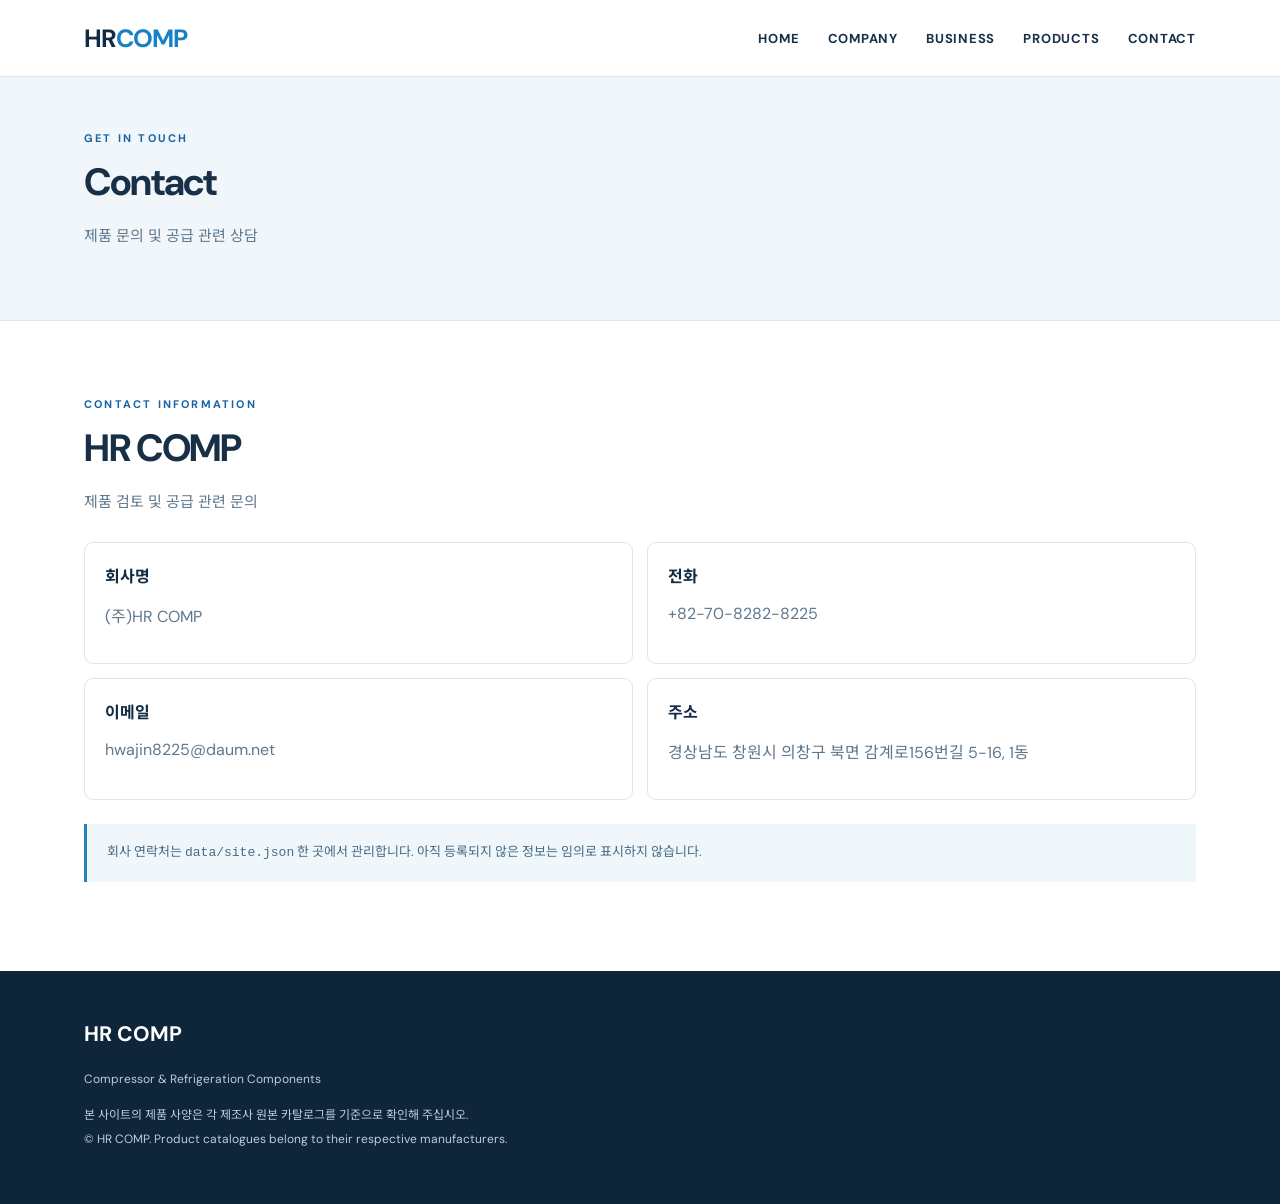
<file: products/contact/index.html>
<!doctype html><html lang="ko"><head><meta charset="utf-8"><meta name="viewport" content="width=device-width,initial-scale=1"><meta name="description" content="HR COMP | HIGHLY Compressor 및 SANHUA 냉동공조 부품 제품정보와 제조사 카탈로그"><title>CONTACT | HR COMP</title><link rel="stylesheet" href="../assets/css/style.css"></head><body><header class="top"><div class="wrap nav"><a class="logo" href="../index.html">HR<span>COMP</span></a><button class="menu-btn" aria-label="메뉴 열기">☰</button><nav class="links"><a href="../index.html">HOME</a><a href="../company/index.html">COMPANY</a><a href="../business/index.html">BUSINESS</a><a href="../products/index.html">PRODUCTS</a><a href="../contact/index.html">CONTACT</a></nav></div></header><div class="pagehead"><div class="wrap"><div class="kicker">GET IN TOUCH</div><h1>Contact</h1><p class="lead">제품 문의 및 공급 관련 상담</p></div></div><section class="section"><div class="wrap"><div class="kicker">CONTACT INFORMATION</div><h2>HR COMP</h2><p class="lead">제품 검토 및 공급 관련 문의</p><div class="contact-grid" id="contact-data"><p>연락처 정보를 불러오는 중입니다.</p></div><p class="notice" style="margin-top:24px">회사 연락처는 <code>data/site.json</code> 한 곳에서 관리합니다. 아직 등록되지 않은 정보는 임의로 표시하지 않습니다.</p></div></section><script src="../assets/js/contact.js"></script><footer class="foot"><div class="wrap"><strong>HR COMP</strong><p>Compressor & Refrigeration Components</p><p>본 사이트의 제품 사양은 각 제조사 원본 카탈로그를 기준으로 확인해 주십시오.<br>© HR COMP. Product catalogues belong to their respective manufacturers.</p></div></footer><script src="../assets/js/main.js"></script></body></html>
</file>
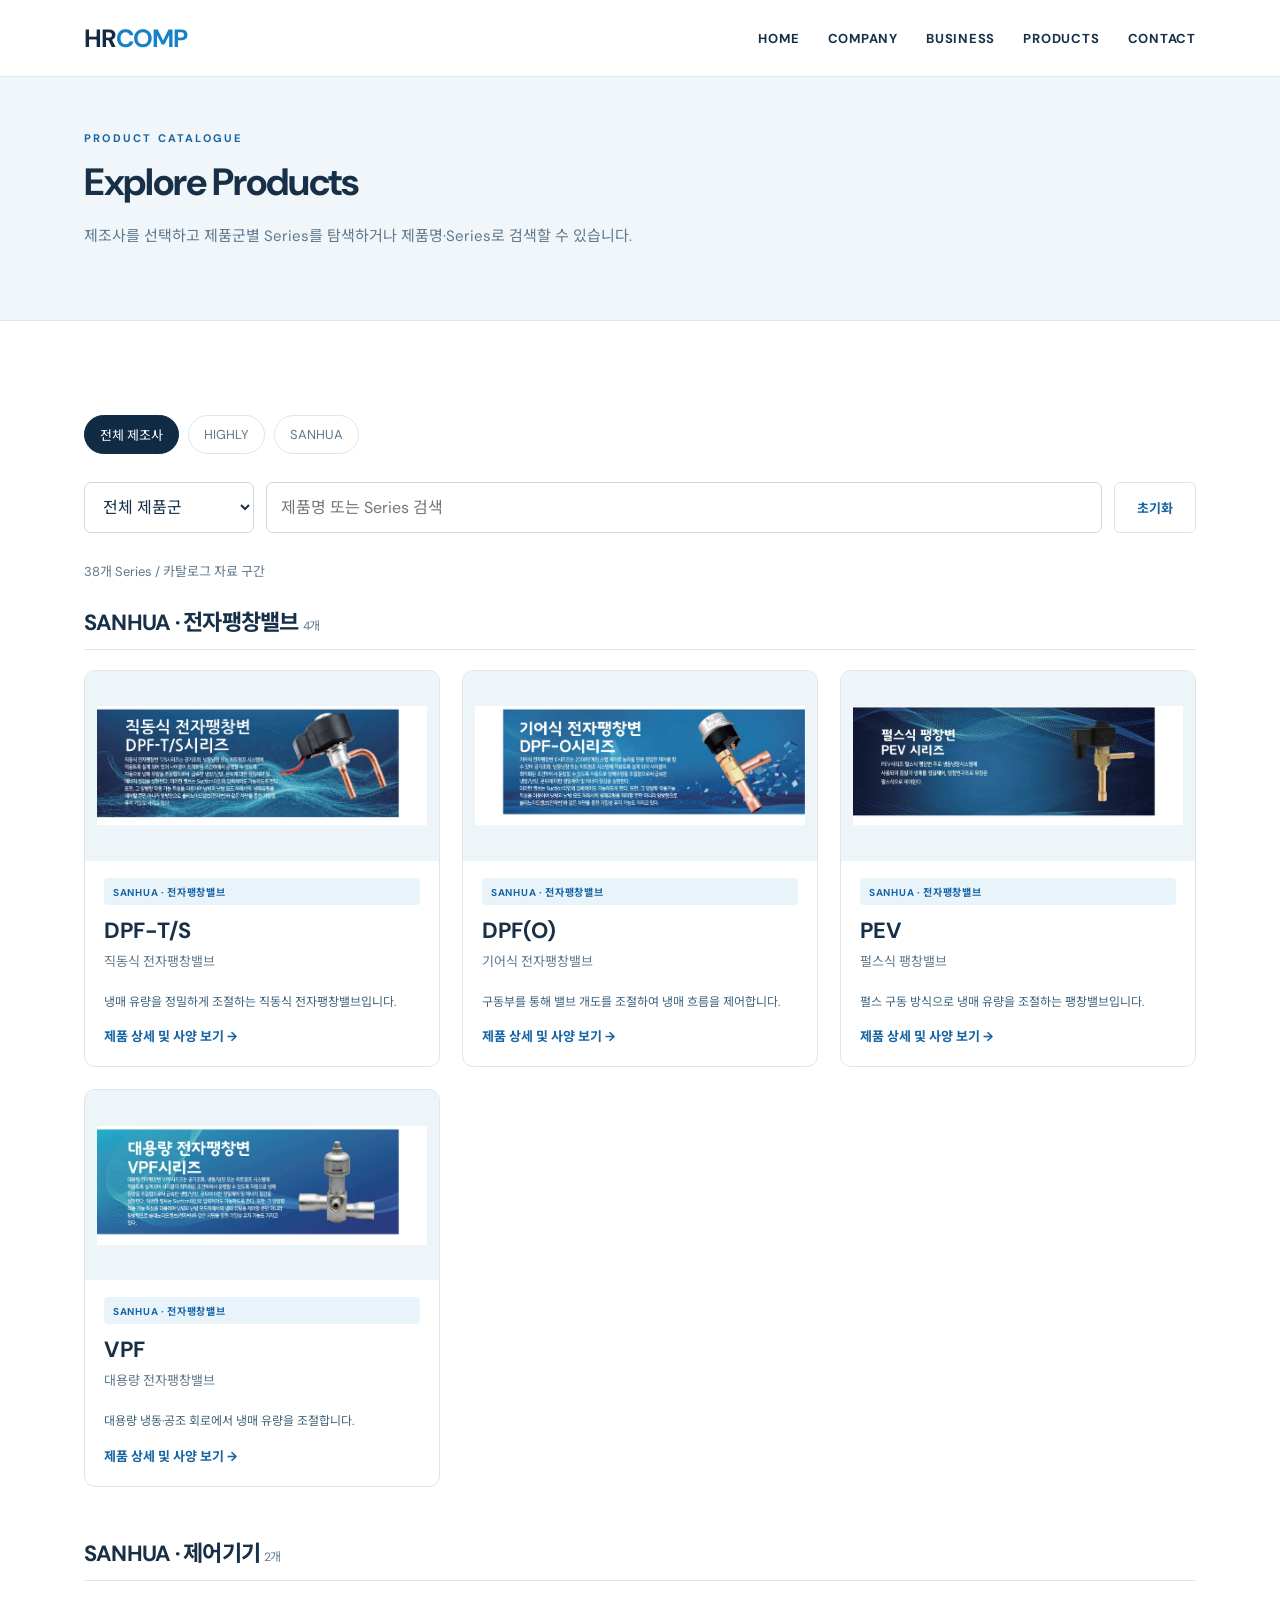
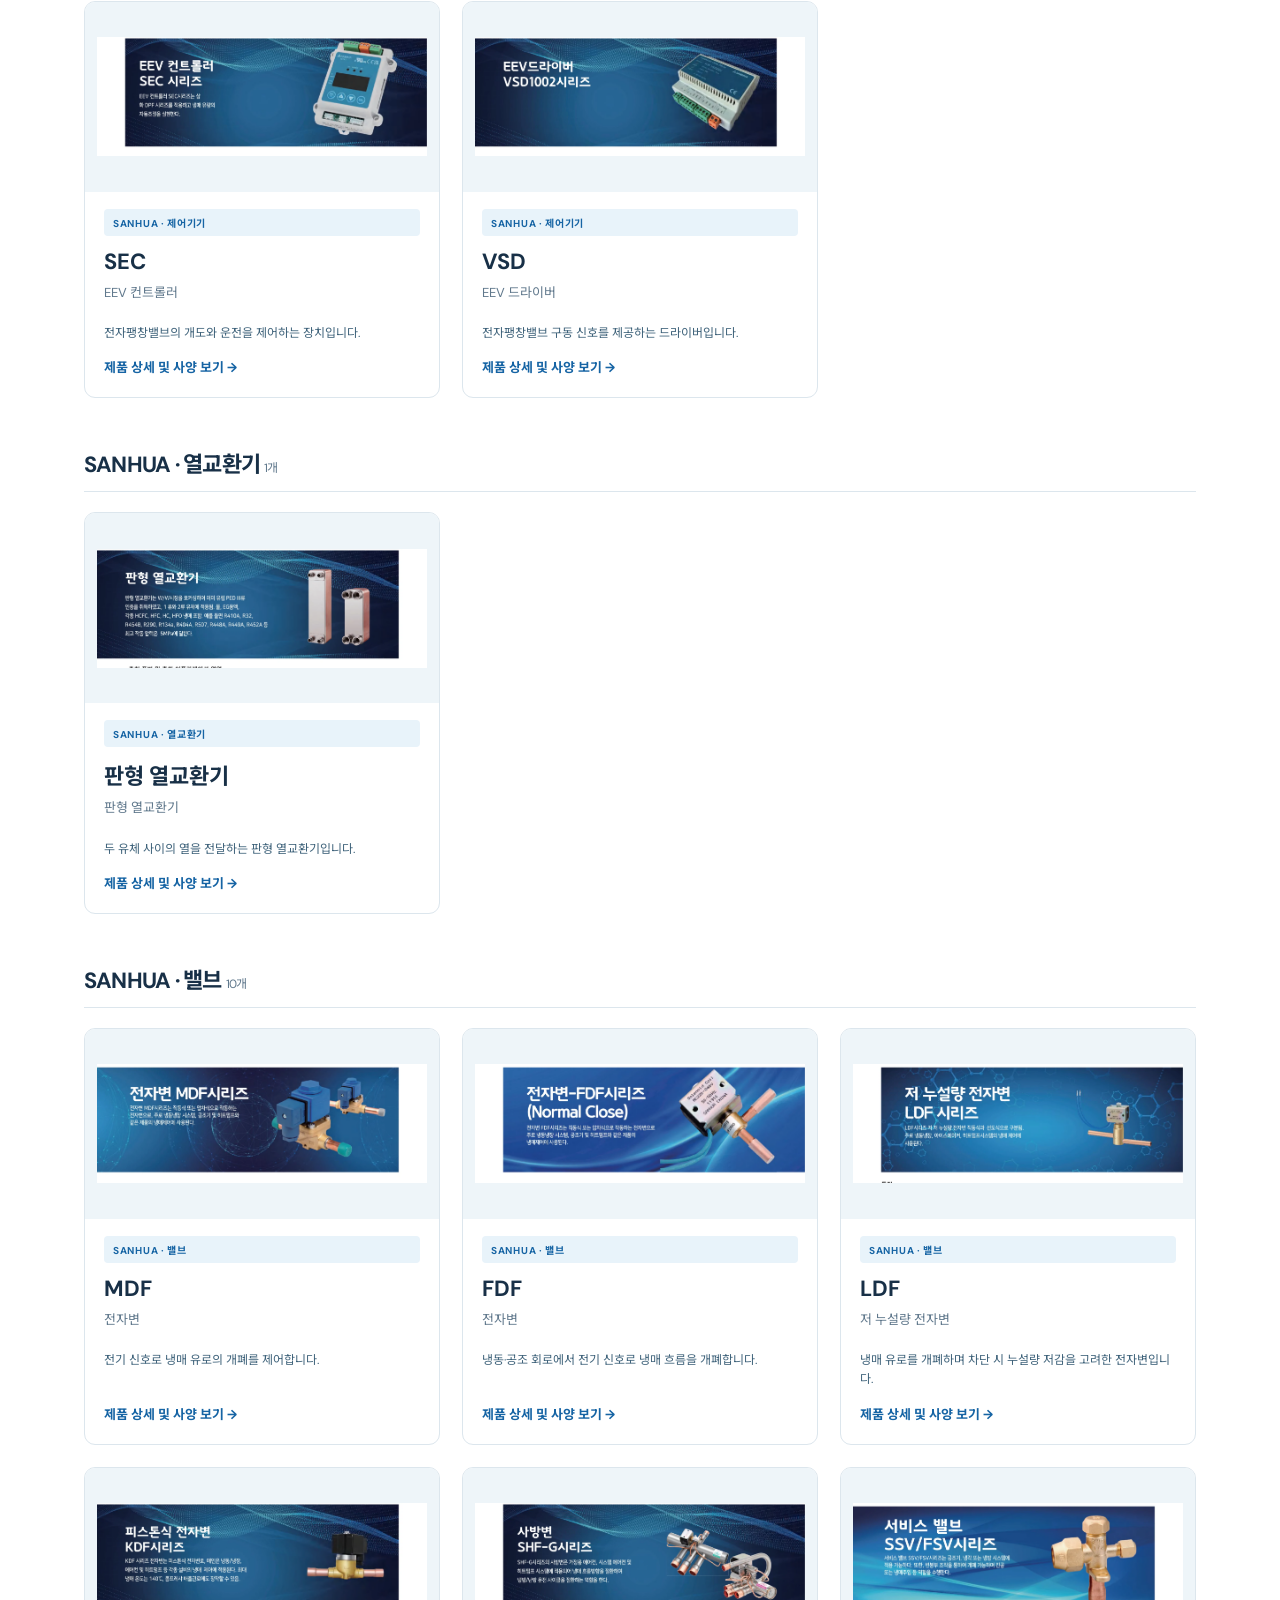
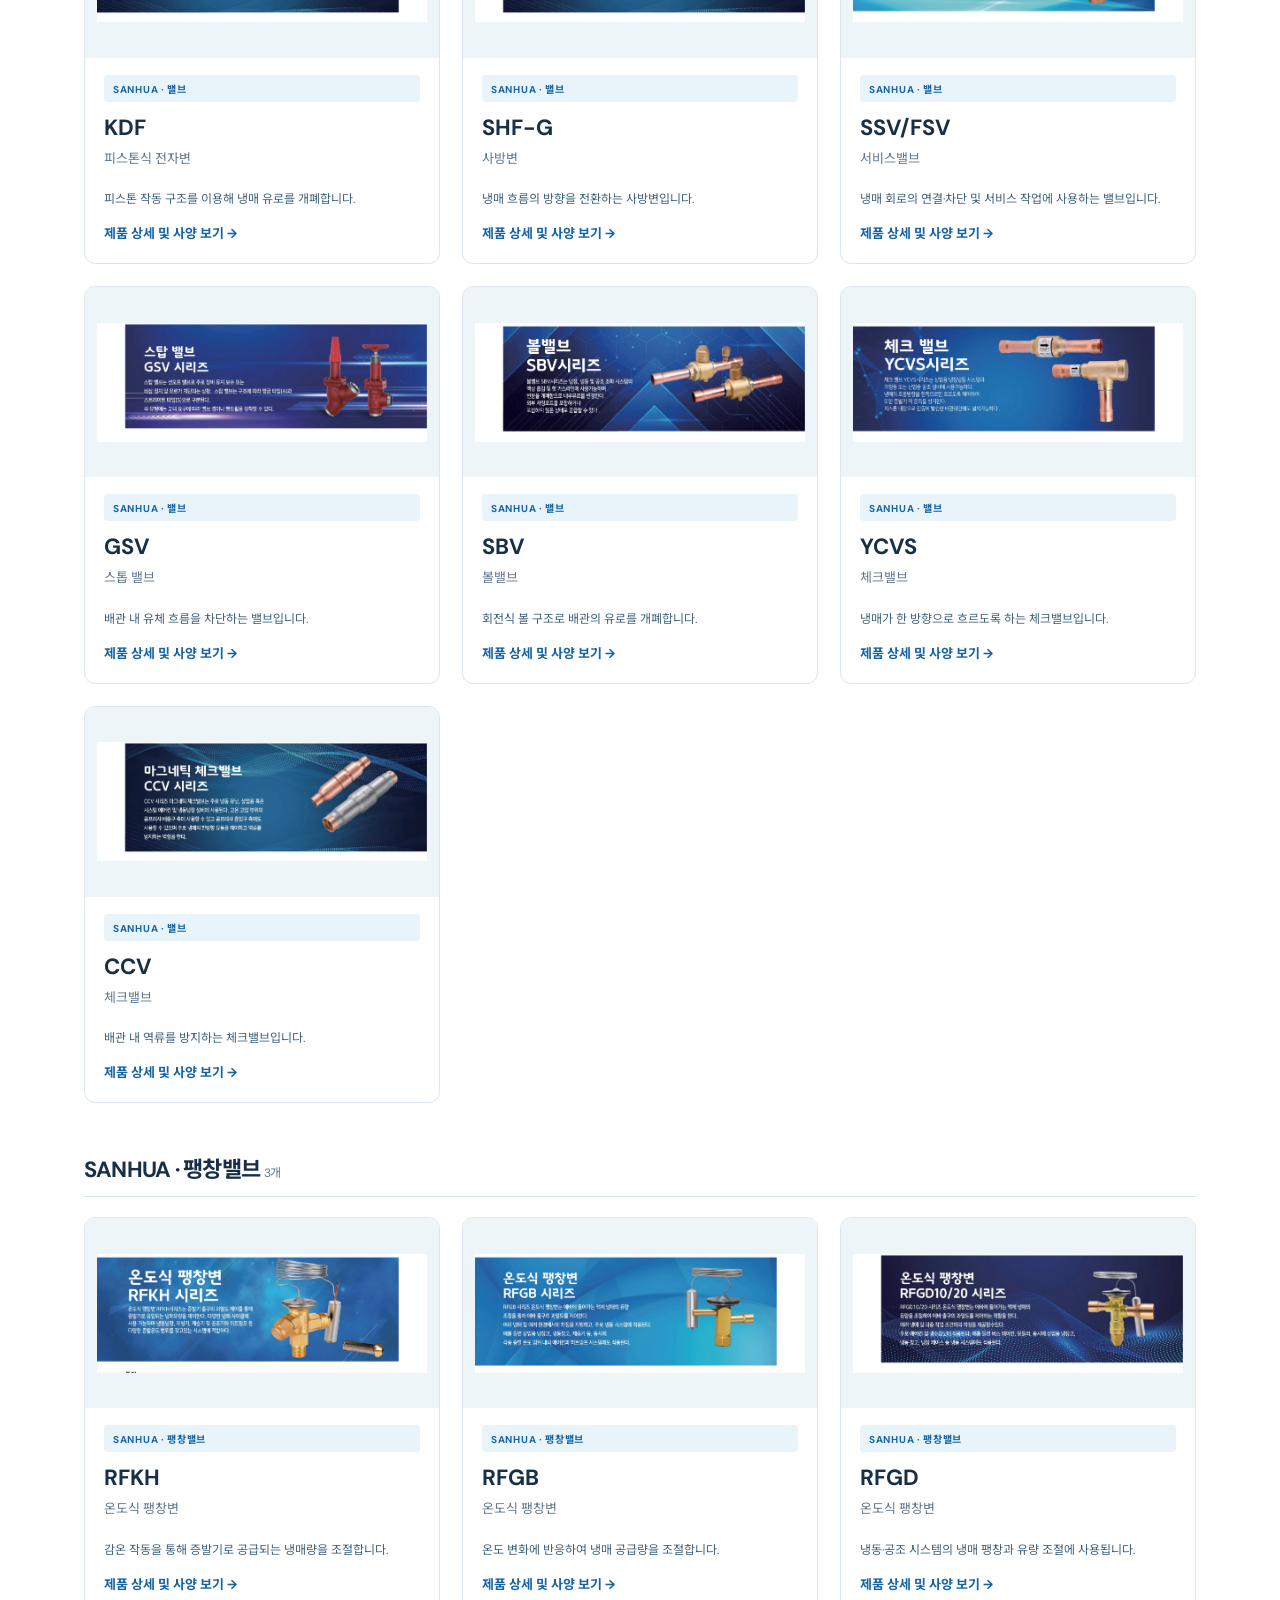
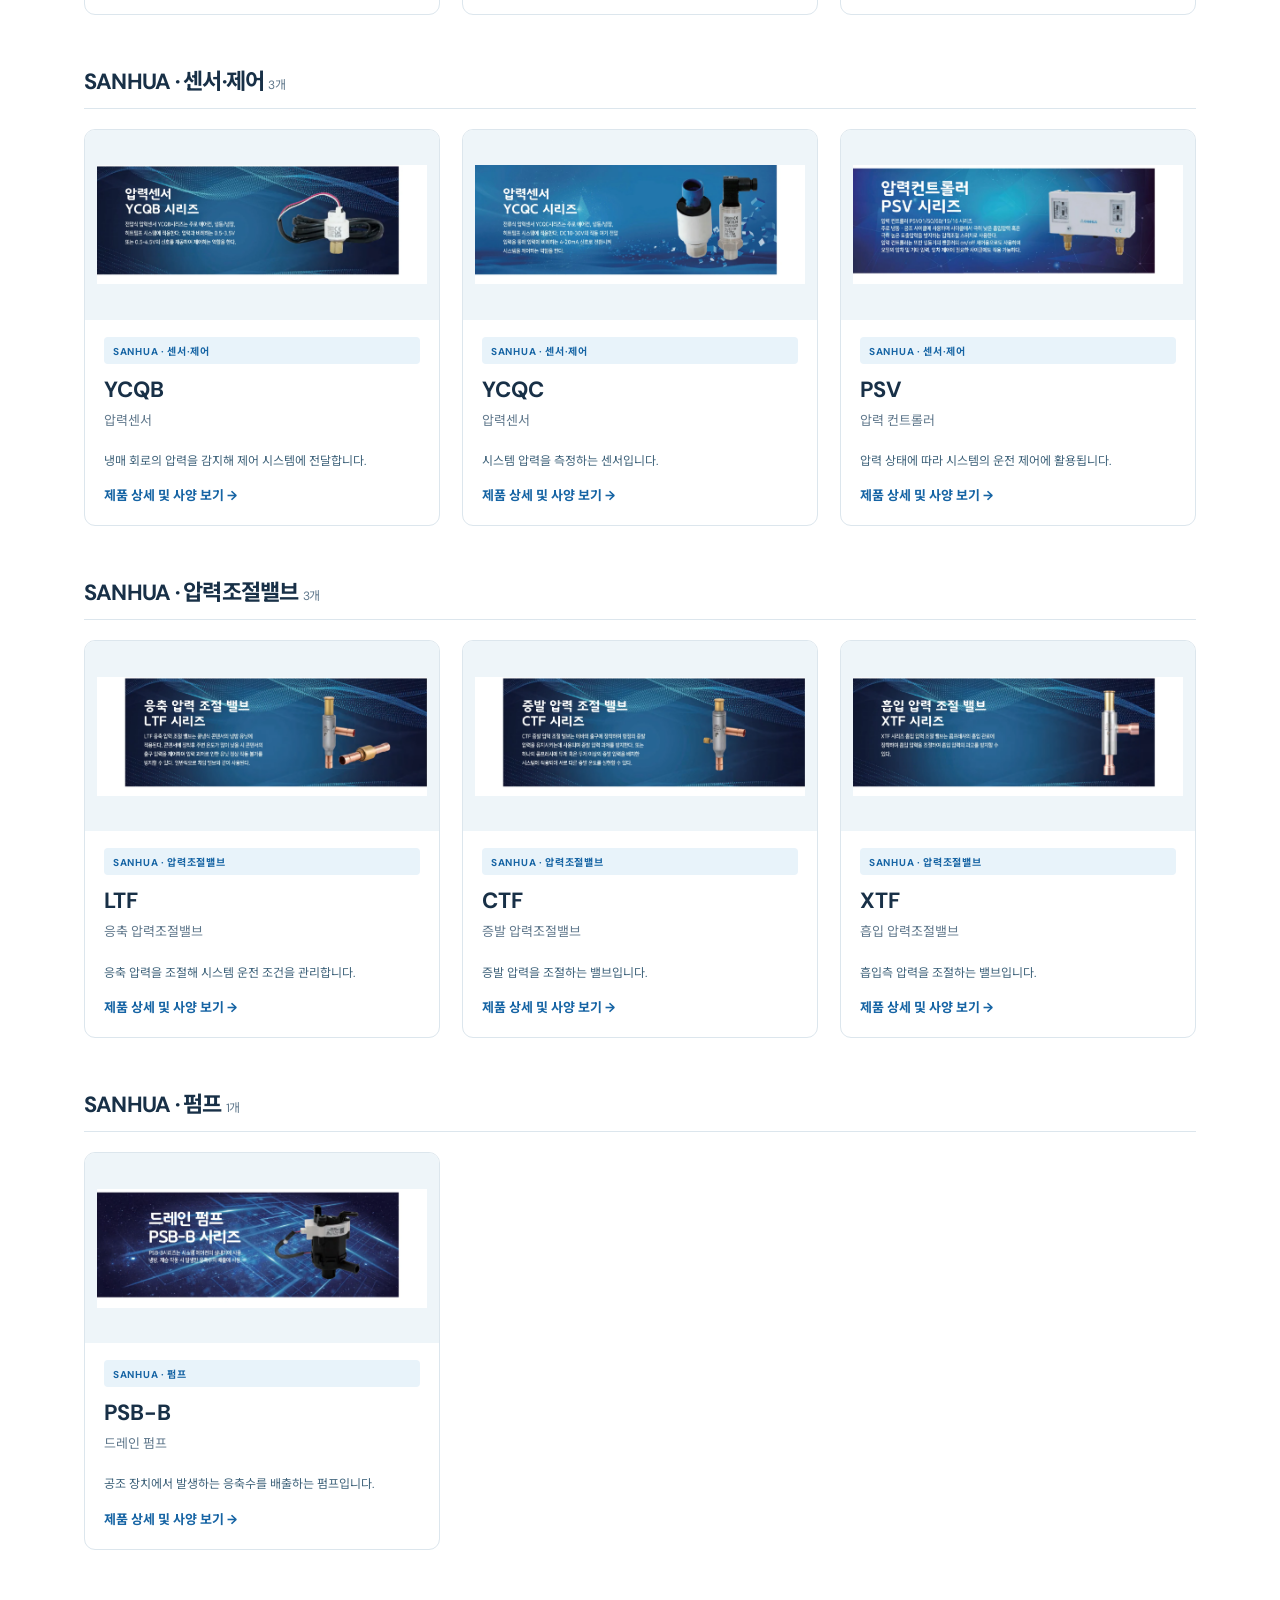
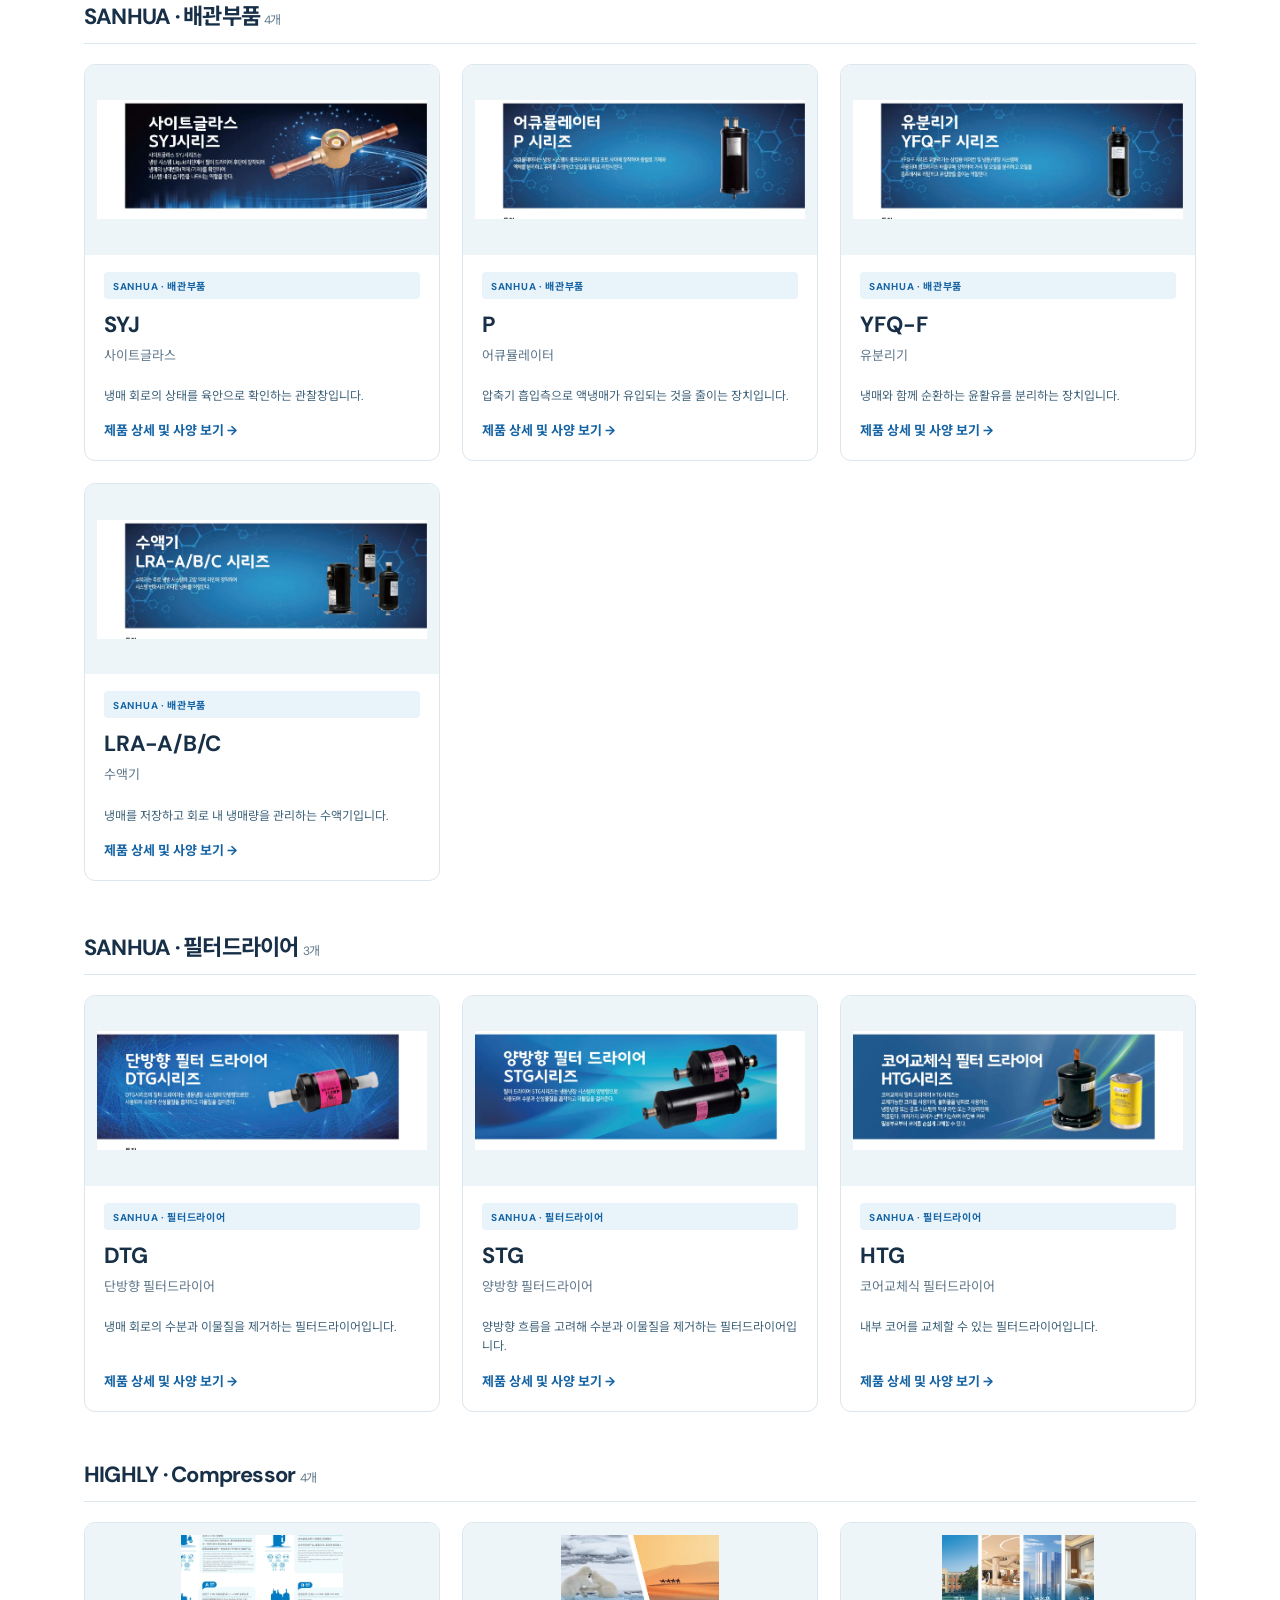
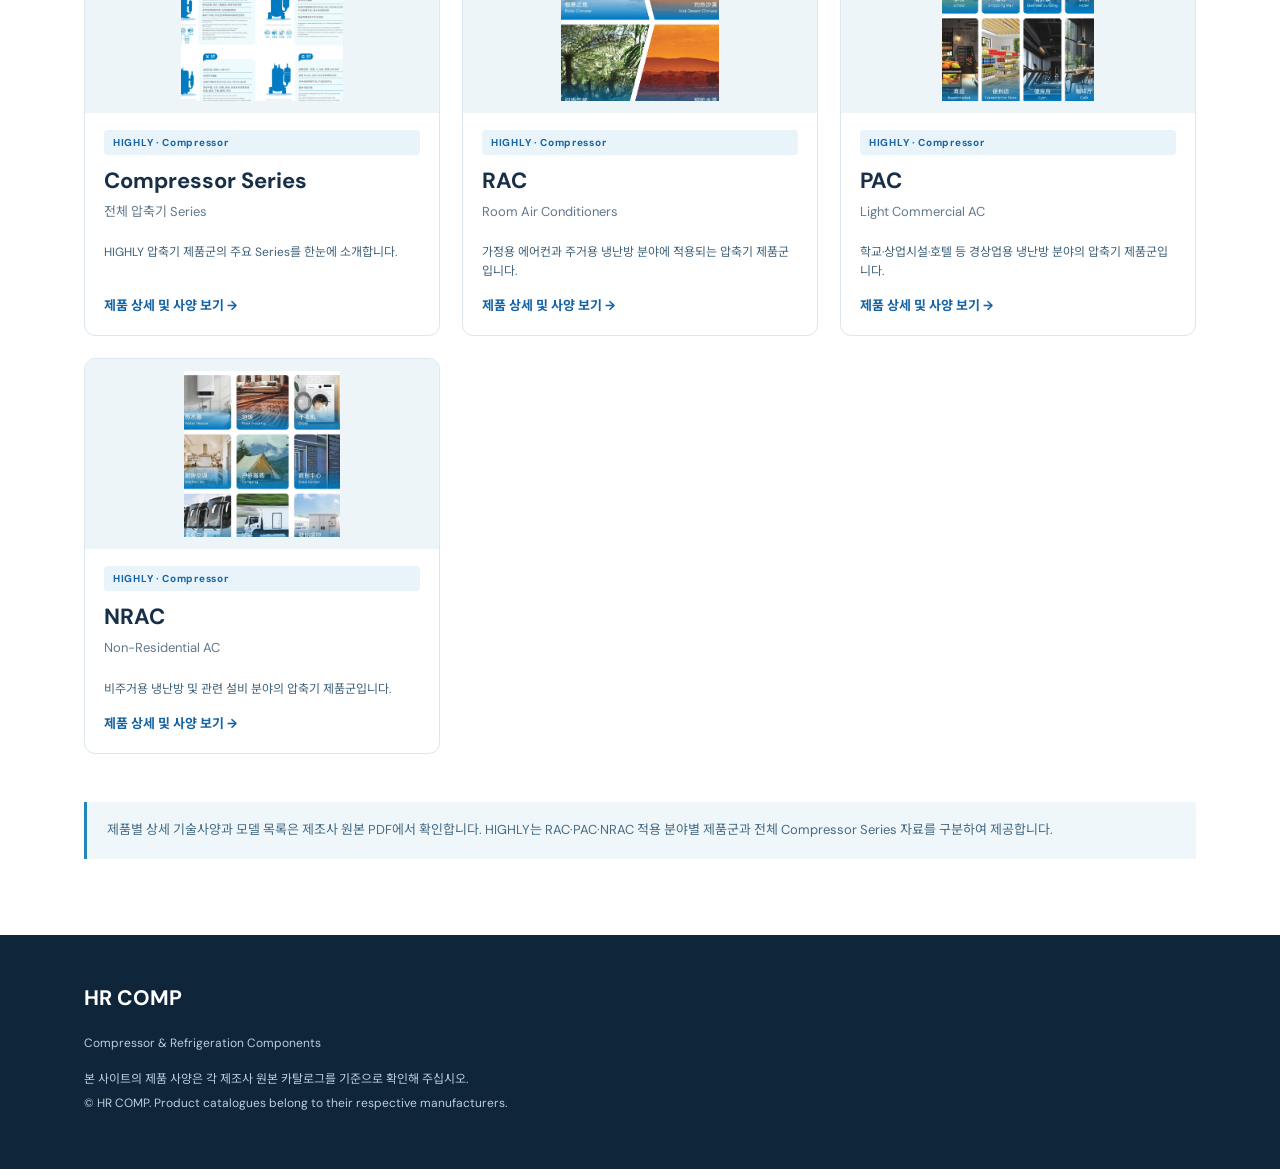
<file: products/products/index.html>
<!doctype html><html lang="ko"><head><meta charset="utf-8"><meta name="viewport" content="width=device-width,initial-scale=1"><meta name="description" content="HR COMP | HIGHLY Compressor 및 SANHUA 냉동공조 부품 제품정보와 제조사 카탈로그"><title>PRODUCTS | HR COMP</title><link rel="stylesheet" href="../assets/css/style.css"><link rel="stylesheet" href="../assets/css/products-v3.css"><link rel="stylesheet" href="../assets/css/product-visual-v1.css">
</head><body><header class="top"><div class="wrap nav"><a class="logo" href="../index.html">HR<span>COMP</span></a><button class="menu-btn" aria-label="메뉴 열기">☰</button><nav class="links"><a href="../index.html">HOME</a><a href="../company/index.html">COMPANY</a><a href="../business/index.html">BUSINESS</a><a href="../products/index.html">PRODUCTS</a><a href="../contact/index.html">CONTACT</a></nav></div></header><div class="pagehead"><div class="wrap"><div class="kicker">PRODUCT CATALOGUE</div><h1>Explore Products</h1><p class="lead">제조사를 선택하고 제품군별 Series를 탐색하거나 제품명·Series로 검색할 수 있습니다.</p></div></div><section class="section"><div class="wrap"><div class="pillset" id="makers"><button class="pill selected" data-maker="ALL">전체 제조사</button><button class="pill" data-maker="HIGHLY">HIGHLY</button><button class="pill" data-maker="SANHUA">SANHUA</button></div><div class="toolbar"><select id="category" aria-label="제품군 선택"><option value="ALL">전체 제품군</option></select><input id="search" type="search" placeholder="제품명 또는 Series 검색" aria-label="제품 검색"><button id="clear" class="btn light">초기화</button></div><p id="result" class="result">제품 목록을 불러오는 중...</p><div id="cards"></div><div class="notice" style="margin-top:30px">제품별 상세 기술사양과 모델 목록은 제조사 원본 PDF에서 확인합니다. HIGHLY는 RAC·PAC·NRAC 적용 분야별 제품군과 전체 Compressor Series 자료를 구분하여 제공합니다.</div></div></section><script src="../assets/js/products.js"></script><footer class="foot"><div class="wrap"><strong>HR COMP</strong><p>Compressor & Refrigeration Components</p><p>본 사이트의 제품 사양은 각 제조사 원본 카탈로그를 기준으로 확인해 주십시오.<br>© HR COMP. Product catalogues belong to their respective manufacturers.</p></div></footer><script src="../assets/js/main.js"></script></body></html>
</file>
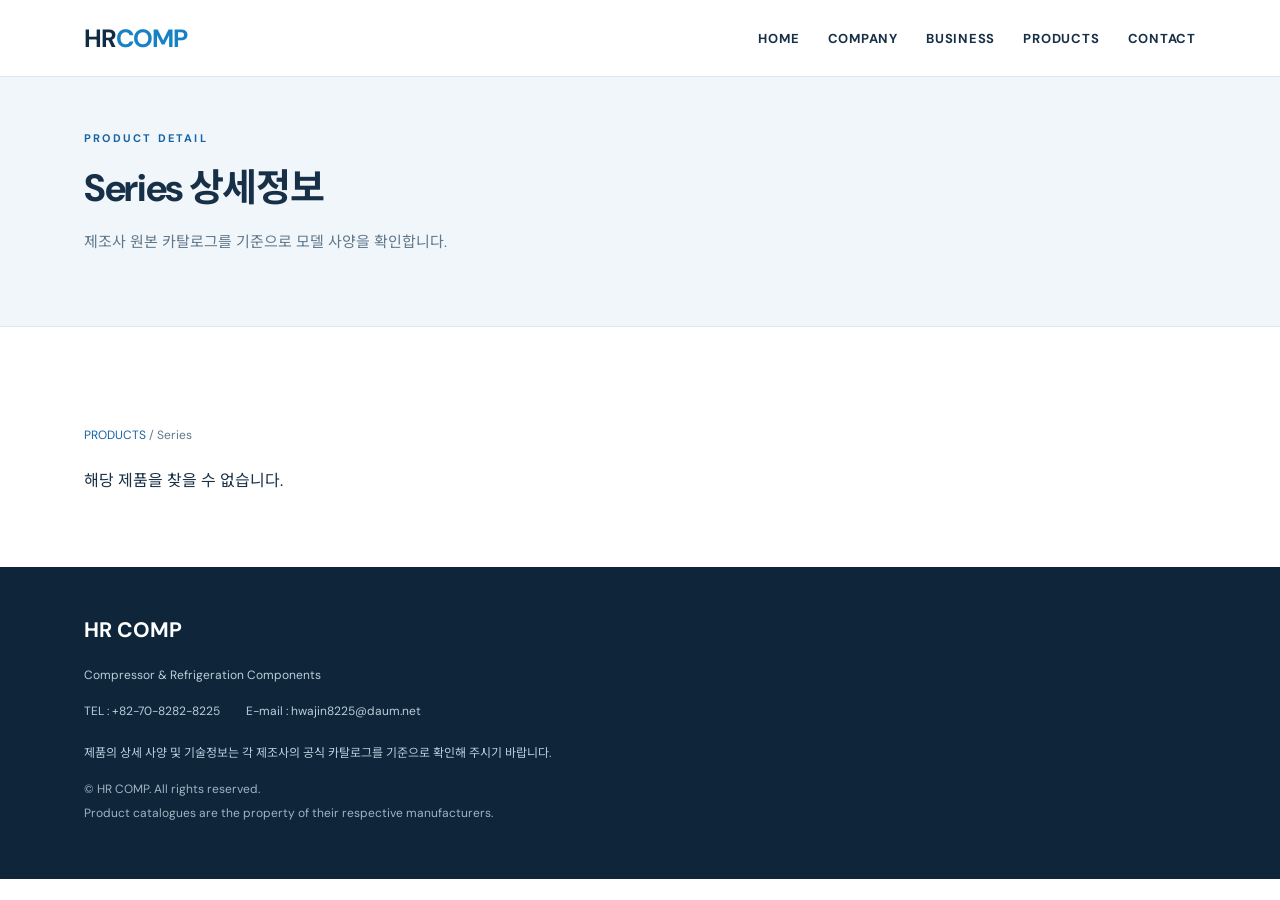
<file: products/detail.html>
<!doctype html><html lang="ko"><head><meta charset="utf-8"><meta name="viewport" content="width=device-width,initial-scale=1"><meta name="description" content="HR COMP | HIGHLY Compressor 및 SANHUA 냉동공조 부품 제품정보와 제조사 카탈로그"><title>SERIES DETAIL | HR COMP</title><link rel="stylesheet" href="../assets/css/style.css"><link rel="stylesheet" href="../assets/css/pdf-viewer-pilot.css?v=cm20261012b"><link rel="stylesheet" href="../assets/css/product-visual-v1.css?v=cm20261012b">
<link rel="stylesheet" href="../assets/css/bailu-images.css?v=20261015pinchfix1"></head><body><header class="top"><div class="wrap nav"><a class="logo" href="../index.html">HR<span>COMP</span></a><button class="menu-btn" aria-label="메뉴 열기">☰</button><nav class="links"><a href="../index.html">HOME</a><a href="../company/index.html">COMPANY</a><a href="../business/index.html">BUSINESS</a><a href="../products/index.html">PRODUCTS</a><a href="../contact/index.html">CONTACT</a></nav></div></header><div class="pagehead"><div class="wrap"><div class="kicker">PRODUCT DETAIL</div><h1 id="detailtitle">Series 상세정보</h1><p class="lead">제조사 원본 카탈로그를 기준으로 모델 사양을 확인합니다.</p></div></div><section class="section"><div class="wrap"><div class="crumb"><a href="index.html">PRODUCTS</a> / <span id="breadcrumb">Series</span></div><div id="detail"></div></div></section><script src="../assets/js/detail.js?v=20261015pinchfix2"></script><footer class="foot"><div class="wrap"><strong>HR COMP</strong><p>Compressor &amp; Refrigeration Components</p><div class="footer-contact" id="footer-contact" aria-label="회사 연락처"></div><p>제품의 상세 사양 및 기술정보는 각 제조사의 공식 카탈로그를 기준으로 확인해 주시기 바랍니다.</p><p class="footer-copyright">© HR COMP. All rights reserved.<br>Product catalogues are the property of their respective manufacturers.</p></div></footer><script src="../assets/js/main.js"></script><script src="../assets/js/footer-contact.js?v=20261014"></script></body></html>
</file>
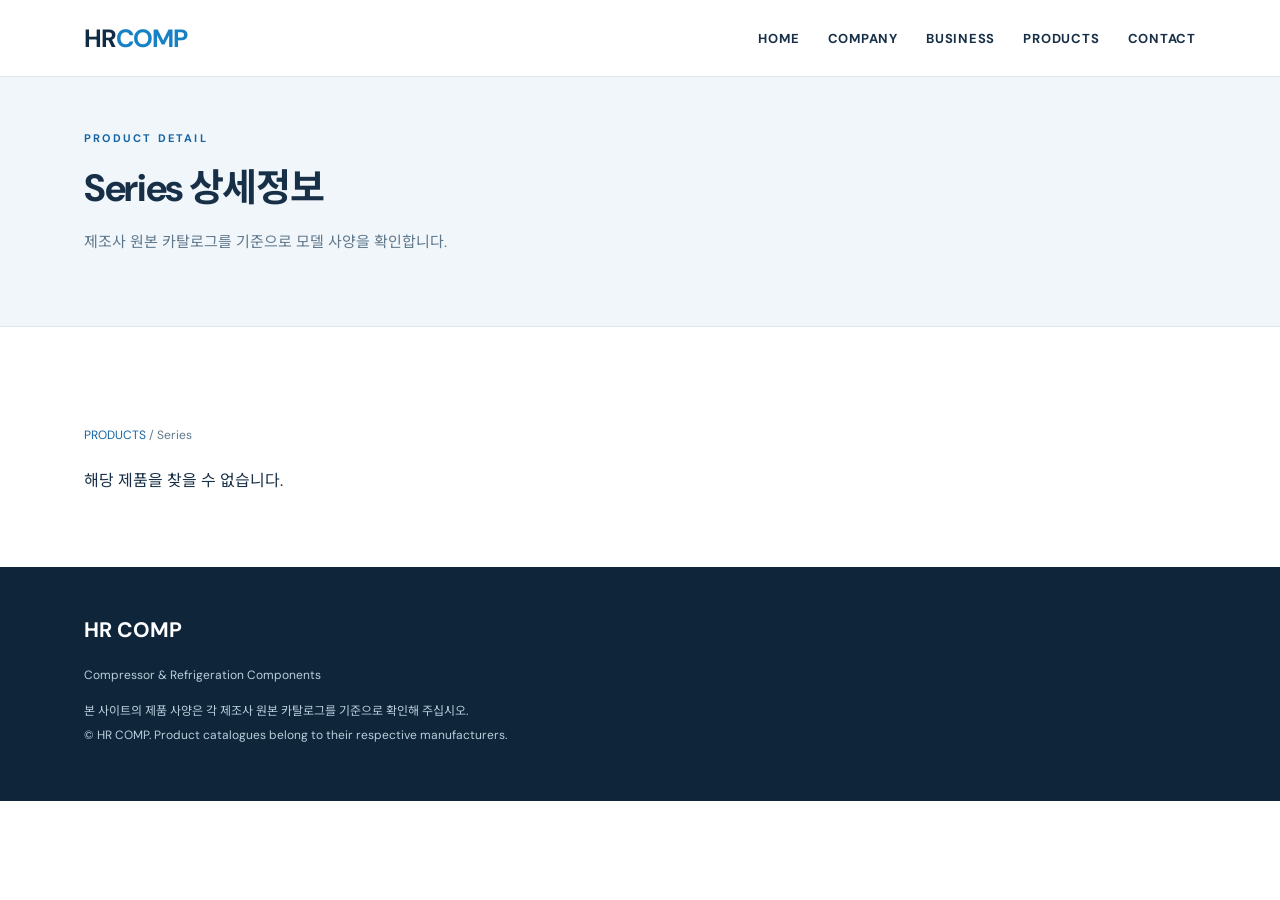
<file: products/products/detail.html>
<!doctype html><html lang="ko"><head><meta charset="utf-8"><meta name="viewport" content="width=device-width,initial-scale=1"><meta name="description" content="HR COMP | HIGHLY Compressor 및 SANHUA 냉동공조 부품 제품정보와 제조사 카탈로그"><title>SERIES DETAIL | HR COMP</title><link rel="stylesheet" href="../assets/css/style.css"><link rel="stylesheet" href="../assets/css/pdf-viewer-pilot.css"><link rel="stylesheet" href="../assets/css/product-visual-v1.css">
</head><body><header class="top"><div class="wrap nav"><a class="logo" href="../index.html">HR<span>COMP</span></a><button class="menu-btn" aria-label="메뉴 열기">☰</button><nav class="links"><a href="../index.html">HOME</a><a href="../company/index.html">COMPANY</a><a href="../business/index.html">BUSINESS</a><a href="../products/index.html">PRODUCTS</a><a href="../contact/index.html">CONTACT</a></nav></div></header><div class="pagehead"><div class="wrap"><div class="kicker">PRODUCT DETAIL</div><h1 id="detailtitle">Series 상세정보</h1><p class="lead">제조사 원본 카탈로그를 기준으로 모델 사양을 확인합니다.</p></div></div><section class="section"><div class="wrap"><div class="crumb"><a href="index.html">PRODUCTS</a> / <span id="breadcrumb">Series</span></div><div id="detail"></div></div></section><script src="../assets/js/detail.js?v=h1img20261013"></script><footer class="foot"><div class="wrap"><strong>HR COMP</strong><p>Compressor & Refrigeration Components</p><p>본 사이트의 제품 사양은 각 제조사 원본 카탈로그를 기준으로 확인해 주십시오.<br>© HR COMP. Product catalogues belong to their respective manufacturers.</p></div></footer><script src="../assets/js/main.js"></script></body></html>
</file>
<file: assets/css/style.css>
@import url('https://fonts.googleapis.com/css2?family=DM+Sans:wght@400;500;600;700&family=Noto+Sans+KR:wght@400;500;600;700&display=swap');
:root{--navy:#112b45;--ink:#183047;--blue:#1664a4;--light:#edf5fa;--muted:#60788c;--line:#dce6ed;--bg:#f7fafc}*{box-sizing:border-box}html{scroll-behavior:smooth}body{margin:0;font-family:'DM Sans','Noto Sans KR',sans-serif;color:var(--ink);background:white}a{text-decoration:none;color:inherit}button,input,select{font:inherit}.wrap{max-width:1160px;margin:auto;padding:0 24px}.top{background:white;border-bottom:1px solid var(--line);position:sticky;top:0;z-index:10}.nav{display:flex;justify-content:space-between;align-items:center;min-height:76px;gap:20px}.logo{font-size:25px;font-weight:700;letter-spacing:-1px;color:var(--navy)}.logo span{color:#1681c4}.links{display:flex;gap:28px;align-items:center;font-size:13px;font-weight:700;letter-spacing:.06em}.links a:hover,.links a.active{color:var(--blue)}.menu-btn{display:none;border:1px solid var(--line);background:white;padding:9px 12px;border-radius:7px}.hero{background:linear-gradient(108deg,#0b2944,#164e77 62%,#1d6e9d);color:white;padding:82px 0 90px;overflow:hidden}.hero-inner{display:grid;grid-template-columns:1.1fr .9fr;align-items:center;gap:40px}.eyebrow{color:#7bc5ec;font-size:12px;letter-spacing:.19em;font-weight:700}.hero h1{font-size:clamp(35px,5vw,61px);letter-spacing:-.045em;line-height:1.17;margin:16px 0 22px}.hero p{color:#d6e7f3;line-height:1.9;font-size:15px;max-width:550px}.hero-art{position:relative;min-height:290px;display:grid;grid-template-columns:1fr 1fr;gap:14px;align-items:center}.hero-art img{width:100%;height:250px;object-fit:cover;border:5px solid #ffffff22;border-radius:12px;box-shadow:0 20px 50px #0004}.hero-art img:nth-child(2){transform:translateY(26px)}.btn{display:inline-flex;align-items:center;justify-content:center;gap:8px;background:var(--blue);color:white;border-radius:6px;padding:13px 22px;font-weight:700;font-size:13px;border:1px solid var(--blue);cursor:pointer}.btn:hover{filter:brightness(1.09)}.btn.outline{background:transparent;border-color:#ffffff77;color:white}.btn.light{background:white;color:var(--blue);border-color:var(--line)}.actions{display:flex;gap:10px;flex-wrap:wrap;margin-top:28px}.section{padding:76px 0}.section.soft{background:var(--bg)}.kicker{font-size:11px;font-weight:700;color:var(--blue);letter-spacing:.2em}.section h2,.pagehead h1{font-size:clamp(27px,3vw,38px);letter-spacing:-.035em;margin:12px 0 14px}.lead{color:var(--muted);line-height:1.9;font-size:15px}.grid2{display:grid;grid-template-columns:repeat(2,minmax(0,1fr));gap:22px}.grid3{display:grid;grid-template-columns:repeat(3,minmax(0,1fr));gap:22px}.panel{background:white;border:1px solid var(--line);border-radius:11px;overflow:hidden;transition:transform .15s,box-shadow .15s}.panel:hover{transform:translateY(-3px);box-shadow:0 12px 32px #12324c10}.panel img{width:100%;height:205px;object-fit:contain;background:#f1f7fb;padding:12px}.panel .body{padding:22px}.panel h3{margin:4px 0 8px;font-size:19px}.panel p{font-size:13px;line-height:1.8;color:var(--muted)}.tag{display:inline-block;font-size:10px;font-weight:700;color:var(--blue);background:#e8f3fa;padding:6px 9px;border-radius:4px;letter-spacing:.07em}.pagehead{padding:54px 0;background:#f0f6fa;border-bottom:1px solid var(--line)}.pagehead p{max-width:730px}.toolbar{display:flex;gap:12px;flex-wrap:wrap;margin:28px 0}.toolbar input,.toolbar select{border:1px solid #cad9e3;border-radius:7px;padding:13px 14px;background:white;min-width:170px;color:var(--ink)}.toolbar input{flex:1;min-width:210px}.pillset{display:flex;gap:9px;flex-wrap:wrap;margin:18px 0 22px}.pill{padding:9px 15px;border:1px solid var(--line);background:white;border-radius:50px;color:var(--muted);font-size:13px;cursor:pointer}.pill.selected{background:var(--navy);color:white;border-color:var(--navy)}.result{color:var(--muted);font-size:13px;margin:0 0 18px}.detail{display:grid;grid-template-columns:320px 1fr;gap:35px;margin:34px 0}.detail img{width:100%;border:1px solid var(--line);border-radius:10px;background:var(--bg)}.detail h2{font-size:32px;margin:10px 0}.pdfbox{background:var(--bg);border:1px solid var(--line);padding:22px;border-radius:9px;margin:26px 0}.pdfbox iframe{width:100%;height:660px;border:1px solid var(--line);background:white;margin-top:16px}.crumb{font-size:12px;color:var(--muted);margin:24px 0}.crumb a{color:var(--blue)}.notice{padding:16px 20px;background:#eff7fb;border-left:3px solid #2485bb;color:#466b84;font-size:13px;line-height:1.9}.foot{background:#0e253a;color:#bbcedb;padding:42px 0;font-size:12px;line-height:2}.foot strong{color:white;font-size:21px}.split{display:grid;grid-template-columns:1fr 1fr;gap:45px;align-items:center}.split img{max-width:100%;border-radius:8px;max-height:380px;object-fit:contain}.textblock{max-width:850px;line-height:2;color:#526d80}.empty{padding:40px;color:var(--muted);border:1px dashed var(--line);border-radius:8px}.stats{display:flex;gap:40px;flex-wrap:wrap;margin-top:28px}.stats strong{display:block;color:var(--blue);font-size:24px}.stats small{color:var(--muted)}@media(max-width:780px){.nav{min-height:66px}.menu-btn{display:block}.links{display:none;position:absolute;top:65px;left:0;right:0;background:white;flex-direction:column;align-items:stretch;padding:18px 24px;gap:0;border-bottom:1px solid var(--line)}.links.open{display:flex}.links a{padding:13px}.hero{padding:56px 0 65px}.hero-inner,.grid2,.grid3,.split,.detail{grid-template-columns:1fr}.hero-art{min-height:0}.hero-art img{height:160px}.section{padding:52px 0}.panel img{height:180px}.detail img{max-height:320px;object-fit:contain}.pdfbox iframe{height:450px}.toolbar input,.toolbar select{width:100%}.stats{gap:20px}}
.hero-identity{border:1px solid #ffffff45;border-radius:18px;padding:52px 32px;min-height:300px;display:flex;flex-direction:column;justify-content:center;background:linear-gradient(145deg,#ffffff16,#ffffff04)}.hero-identity span{font-size:13px;letter-spacing:.22em;color:#9fd6f3}.hero-identity strong{font-size:clamp(29px,3vw,43px);line-height:1.3;margin:22px 0;color:white}.hero-identity small{color:#bcd9eb}.identity-panel{background:#e9f3f9;padding:45px;border-radius:12px}.identity-panel strong{font-size:30px;color:var(--navy)}.identity-panel p{line-height:2.2;color:var(--muted)}.catalog-group{margin:24px 0 48px}.catalog-group h2{font-size:22px;border-bottom:1px solid var(--line);padding-bottom:12px;margin-bottom:20px}.catalog-group h2 small{font-size:12px;font-weight:400;color:var(--muted)}.contact-grid{display:grid;grid-template-columns:repeat(2,minmax(0,1fr));gap:14px;margin-top:26px}.contact-item{border:1px solid var(--line);border-radius:9px;padding:20px}.contact-item strong{color:var(--navy)}.contact-item p{color:var(--muted);overflow-wrap:anywhere}.panel b{font-size:13px;color:var(--blue)}@media(max-width:780px){.hero-identity{min-height:180px;padding:28px}.contact-grid{grid-template-columns:1fr}}
/* V2: series-specific catalogue and product-focused visuals */
.series-visual{border:1px solid var(--line);border-radius:10px;overflow:hidden;background:#f1f7fb;align-self:start}
.series-visual img{display:block;width:100%;height:230px;object-fit:contain;border:0;border-radius:0;background:#f1f7fb}
.series-visual-caption{font-size:11px;color:var(--muted);padding:0 14px 10px;text-align:center}
.pdf-controls{display:flex;gap:12px;align-items:center;justify-content:flex-end;flex-wrap:wrap;background:white;border:1px solid var(--line);padding:10px 14px;border-radius:8px;margin:20px 0 12px}
.pdf-status{margin-right:auto;font-size:13px;color:var(--muted)}
.pdf-control{width:34px;height:34px;background:white;border:1px solid var(--line);border-radius:6px;font-size:20px;cursor:pointer;color:var(--navy)}
.pdf-zoom{font-size:13px;min-width:45px;text-align:center}
.pdf-series-viewer{max-height:780px;overflow:auto;background:#e8edf1;padding:16px;border:1px solid var(--line);border-radius:7px}
.pdf-page{margin:0 auto 20px;max-width:max-content;text-align:center}
.pdf-page-label{font-size:12px;color:#496275;margin-bottom:7px}
.pdf-page canvas{display:block;background:white;box-shadow:0 2px 10px #112b4520;max-width:none}
@media(max-width:780px){.series-visual img{height:200px}.pdf-series-viewer{max-height:620px;padding:8px}.pdf-controls{gap:8px}}

/* 2026-10-14: contact links shared by CONTACT and site footer */
.footer-contact{display:flex;flex-wrap:wrap;gap:4px 26px;margin:10px 0}
.footer-contact:empty{display:none}
.foot .footer-contact-line{margin:0 0 6px}
.footer-contact a{color:inherit;text-decoration:none}
.footer-contact a:hover{text-decoration:underline}
.contact-item a{color:#15689e;text-decoration:none;overflow-wrap:anywhere}
.contact-item a:hover{text-decoration:underline}
.footer-copyright{font-size:12px;opacity:.85}
</file>
<file: assets/css/product-intro-v1.css>
/* HR COMP V1: Product list / manufacturer introduction only.
   This stylesheet intentionally contains NO PDF viewer / canvas / zoom rules. */
#cards .grid3{display:grid;grid-template-columns:repeat(2,minmax(0,1fr));gap:18px}
#cards .product-card-v1{display:grid;grid-template-columns:42% minmax(0,1fr);min-height:194px;align-items:stretch}
#cards .product-card-v1 .series-card-visual{width:100%;height:100%;min-height:194px;border-radius:0;background:#eef5f9}
#cards .product-card-v1 .series-card-visual img{width:100%;height:100%;min-height:194px;object-fit:contain;padding:12px;display:block}
#cards .product-card-v1 .body{min-width:0;padding:20px 18px;display:flex;flex-direction:column;justify-content:center}
#cards .product-card-v1 .body h3{font-size:21px;margin:10px 0 4px;line-height:1.3}
#cards .product-card-v1 .body p{margin:0 0 8px;font-size:13px;line-height:1.6}
#cards .product-card-v1 .body .product-card-function{color:#35576c!important;font-size:13px!important;line-height:1.65!important}
#cards .product-card-v1 .body b{margin-top:10px;font-size:12px}
.highly-card-visual{display:flex;flex-direction:column;align-items:center;justify-content:center;gap:12px;text-align:center;padding:20px;background:linear-gradient(140deg,#0e3554,#146b91)!important;color:#fff}
.highly-card-visual .highly-card-maker{font-size:22px;font-weight:800;letter-spacing:.06em}
.highly-card-visual strong{font-size:29px;line-height:1.2;color:#fff}
.highly-card-visual small{font-size:10px;letter-spacing:.2em;color:#d2eaf5}
.manufacturer-about-grid{display:grid;grid-template-columns:repeat(2,minmax(0,1fr));gap:22px;margin-top:28px}
.manufacturer-about-card{border:1px solid #dce6ed;border-radius:12px;overflow:hidden;background:#fff;display:flex;flex-direction:column}
.manufacturer-about-identity{min-height:130px;background:linear-gradient(115deg,#e8f4fa,#f8fbfd);padding:24px;display:flex;flex-direction:column;justify-content:center;gap:6px}
.manufacturer-about-identity strong{font-size:28px;letter-spacing:.03em;color:#174768}
.manufacturer-about-identity span{font-size:12px;color:#527389}
.manufacturer-about-card .body{padding:24px;display:flex;flex-direction:column;flex:1}
.manufacturer-about-card .body p{font-size:13px;line-height:1.8;color:#527389}
.manufacturer-about-card .body .btn{align-self:flex-start;margin-top:auto}
@media(max-width:900px){#cards .grid3{grid-template-columns:1fr}}
@media(max-width:780px){
 #cards .product-card-v1{grid-template-columns:39% minmax(0,1fr);min-height:158px}
 #cards .product-card-v1 .series-card-visual{min-height:158px}
 #cards .product-card-v1 .series-card-visual img{min-height:158px;padding:7px}
 #cards .product-card-v1 .body{padding:12px 11px}
 #cards .product-card-v1 .body h3{font-size:17px;margin:6px 0 3px}
 #cards .product-card-v1 .body p{font-size:11px}
 #cards .product-card-v1 .body .product-card-function{font-size:11px!important}
 #cards .product-card-v1 .body b{font-size:11px;margin-top:6px}
 .highly-card-visual{padding:10px;gap:7px}
 .highly-card-visual .highly-card-maker{font-size:15px}
 .highly-card-visual strong{font-size:23px}
 .highly-card-visual small{font-size:8px}
 .manufacturer-about-grid{grid-template-columns:1fr}
}

/* 2026-10-14: consistent SANHUA photo framing, no cropping; HIGHLY original artwork */
#cards .product-card-v1 .series-card-visual{background:#eef5f9;overflow:hidden}
#cards .product-card-v1 .series-card-visual img{width:100%;height:100%;min-height:0;max-height:100%;object-fit:contain;object-position:center;padding:10px;background:transparent;box-sizing:border-box}
#cards .product-card-v1 .highly-original-card{background:#fff}
#cards .product-card-v1 .highly-original-card img{padding:6px;object-fit:contain}
@media(max-width:780px){#cards .product-card-v1 .series-card-visual img{min-height:0;padding:6px}}
</file>
<file: assets/css/company-direct.css>
/* Company navigation only. Does not modify the product PDF.js viewer. */
.company-direct-card{color:inherit;text-decoration:none;cursor:pointer;transition:border-color .15s,box-shadow .15s}
.company-direct-card:hover,.company-direct-card:focus-visible{border-color:#1475aa;box-shadow:0 4px 18px rgba(0,68,110,.12);outline-offset:3px}
.company-direct-action{align-self:flex-start;margin-top:auto;display:inline-block;border-radius:6px;background:#16699d;color:#fff;padding:11px 15px;font-weight:700;font-size:13px}
.company-pdf-toolbar{display:flex;align-items:center;justify-content:space-between;gap:12px;flex-wrap:wrap;padding:13px 0}
.company-back{display:inline-flex;align-items:center;gap:7px;padding:11px 15px;border-radius:8px;background:#176b9c;color:#fff;text-decoration:none;font-weight:700}
.company-back:hover{background:#0e517c}
.company-pdf-frame{display:block;width:100%;height:calc(100dvh - 210px);min-height:460px;border:1px solid #dce6ed;border-radius:8px;background:#fff}
.company-pdf-alt{margin:8px 0 16px;font-size:13px;color:#516b7b}
@media(max-width:780px){.company-pdf-frame{height:calc(100dvh - 155px);min-height:400px}.company-pdf-toolbar{padding:10px 0}}


/* COMPANY: static image pages, browser-native pinch zoom. */
.company-view-main{max-width:1100px;margin:0 auto;padding:0 12px 32px}
.company-view-toolbar{position:sticky;top:0;z-index:10;background:#fff;display:flex;align-items:center;flex-wrap:wrap;gap:12px;padding:12px 0;border-bottom:1px solid #dbe6ed}
.company-view-toolbar strong{font-size:16px;color:#173b55}
.company-image-pages{width:100%;padding-top:12px}
.company-image-page{margin:0 auto 16px;max-width:100%;background:#fff}
.company-image-page img{display:block;width:100%;height:auto;max-width:100%;}
@media(max-width:780px){.company-view-main{padding:0 4px 20px}.company-view-toolbar{padding:8px 4px;gap:7px}.company-view-toolbar strong{font-size:12px}.company-back{padding:10px 11px;font-size:13px}.company-image-pages{padding-top:5px}.company-image-page{margin-bottom:8px}}
</file>
<file: assets/css/products-v3.css>
/* SANHUA EEV four-series card pilot; other cards unchanged */
.product-card-v3{display:flex;flex-direction:column}
.product-card-v3 img{height:190px;object-fit:cover;object-position:center;background:#eaf2f8;padding:0}
.product-card-v3 .body{flex:1;padding:17px 19px 21px}
.product-card-v3 .body h3{font-size:23px;margin:10px 0 4px}
.product-card-v3 .body p{font-size:14px;margin:0 0 14px;color:#3b5d73}
.product-card-v3 .tag{letter-spacing:0}
@media(max-width:780px){
 .product-card-v3{flex-direction:row;align-items:stretch;min-height:146px}
 .product-card-v3 img{width:39%;height:auto;min-height:146px;object-fit:cover;object-position:center;padding:0;flex-shrink:0}
 .product-card-v3 .body{padding:13px 12px;display:flex;flex-direction:column;justify-content:center;min-width:0}
 .product-card-v3 .tag{font-size:9px;align-self:flex-start;padding:4px 6px}
 .product-card-v3 .body h3{font-size:19px;margin:7px 0 3px}
 .product-card-v3 .body p{font-size:12px;line-height:1.5;margin:0 0 9px}
 .product-card-v3 .body b{font-size:11px}
}

/* V5: shorter mobile catalogue introduction */
@media(max-width:780px){
  body:has(#makers) .pagehead{padding-top:26px;padding-bottom:28px}
  body:has(#makers) .pagehead .wrap{padding-top:0;padding-bottom:0}
  body:has(#makers) .pagehead h1{margin-top:12px;margin-bottom:10px}
  body:has(#makers) .pagehead .lead{margin-bottom:0}
}
</file>
<file: assets/css/product-visual-v1.css>
/* HR COMP V1: consistent product-led cards and detail hero, all 39 entries.
   No PDF canvas, pinch, scroll, or compositing rules are changed here. */
.product-card-v1{display:flex;flex-direction:column;min-width:0}
.product-card-v1 .body{display:flex;flex:1;flex-direction:column;padding:17px 19px 21px}
.product-card-v1 .body h3{font-size:22px;margin:11px 0 5px;overflow-wrap:anywhere}
.product-card-v1 .body p{margin:0 0 14px;font-size:13px}
.product-card-v1 .body b{margin-top:auto}
.series-card-visual{height:190px;width:100%;position:relative;overflow:hidden;background:#eaf3f8}
/* SANHUA's existing 1489x537 introduction artwork has a real product photo
   on its right. Show that area, not the full page's tiny printed text. */
.sanhua-product{background-image:var(--series-photo);background-size:auto 185%;background-position:90% center;background-repeat:no-repeat;background-color:#103d61}
.highly-identity,.highly-visual{display:flex;flex-direction:column;justify-content:center;align-items:center;gap:10px;color:#fff;background:linear-gradient(140deg,#0e3452,#18769e)}
.identity-maker{font-size:26px;font-weight:800;letter-spacing:.08em}
.identity-symbol{font-size:38px;line-height:1;color:#9bd9ef}
.identity-sub{font-size:10px;font-weight:700;letter-spacing:.22em;color:#c5e8f5}
.series-visual.sanhua-visual{background:#eaf3f8}
.series-detail-photo{height:235px;background-image:var(--series-photo);background-size:auto 175%;background-position:90% center;background-repeat:no-repeat;background-color:#103d61}
.series-visual.highly-visual{min-height:250px;padding-top:30px}
.series-visual.highly-visual .series-visual-caption{color:#d5ebf4;margin-top:20px}
@media(max-width:780px){
 .product-card-v1{flex-direction:row;align-items:stretch;min-height:145px}
 .product-card-v1 .series-card-visual{width:39%;height:auto;min-height:145px;flex-shrink:0}
 .product-card-v1 .sanhua-product{background-size:auto 170%;background-position:89% center}
 .product-card-v1 .body{padding:13px 12px;justify-content:center;min-width:0}
 .product-card-v1 .body .tag{font-size:9px;align-self:flex-start;padding:4px 6px}
 .product-card-v1 .body h3{font-size:19px;margin:7px 0 3px}
 .product-card-v1 .body p{font-size:12px;line-height:1.5;margin:0 0 9px}
 .product-card-v1 .body b{font-size:11px;margin-top:0}
 .product-card-v1 .identity-maker{font-size:17px}
 .product-card-v1 .identity-symbol{font-size:27px}
 .product-card-v1 .identity-sub{font-size:7px;letter-spacing:.1em}
 .series-detail-photo{height:200px;background-size:auto 165%}
}

/* V1 review: manufacturer photo left, concise function right; no PDF page thumbnails */
.series-card-visual.product-photo-card{display:flex;align-items:center;justify-content:center;background:#eef5f9;overflow:hidden}
.series-card-visual.product-photo-card img{display:block;width:100%;height:190px;object-fit:contain;padding:12px;background:transparent}
.product-card-function{font-size:12px!important;line-height:1.6!important;color:#3e627a!important;margin-top:6px!important}
.series-visual.product-photo-visual{background:#edf5fa;display:flex;align-items:center;justify-content:center}
.series-visual.product-photo-visual img.product-detail-image{width:100%;height:235px;object-fit:contain;padding:12px;background:transparent;border:0}
.product-function-heading{font-size:13px!important;color:#1b638c;margin:13px 0 5px!important}
.product-function{font-size:14px;line-height:1.75;color:#334e61;margin:0 0 8px}
@media(max-width:780px){
 .series-card-visual.product-photo-card img{height:155px;padding:7px}
 .series-visual.product-photo-visual img.product-detail-image{height:128px;padding:5px}
 .product-function-heading{font-size:11px!important;margin:8px 0 3px!important}
 .product-function{font-size:12px;line-height:1.5}
 .product-card-function{font-size:11px!important}
}

/* V1 CM: keep the product image left and functional description right on all screen sizes. */
@media(min-width:781px){.detail{display:grid;grid-template-columns:minmax(220px,34%) minmax(0,1fr);align-items:start;gap:24px}}
@media(max-width:780px){.series-info .product-function{display:block!important;color:#23495e!important}.series-visual.product-photo-visual{min-width:0}}
</file>
<file: products/assets/css/style.css>
@import url('https://fonts.googleapis.com/css2?family=DM+Sans:wght@400;500;600;700&family=Noto+Sans+KR:wght@400;500;600;700&display=swap');
:root{--navy:#112b45;--ink:#183047;--blue:#1664a4;--light:#edf5fa;--muted:#60788c;--line:#dce6ed;--bg:#f7fafc}*{box-sizing:border-box}html{scroll-behavior:smooth}body{margin:0;font-family:'DM Sans','Noto Sans KR',sans-serif;color:var(--ink);background:white}a{text-decoration:none;color:inherit}button,input,select{font:inherit}.wrap{max-width:1160px;margin:auto;padding:0 24px}.top{background:white;border-bottom:1px solid var(--line);position:sticky;top:0;z-index:10}.nav{display:flex;justify-content:space-between;align-items:center;min-height:76px;gap:20px}.logo{font-size:25px;font-weight:700;letter-spacing:-1px;color:var(--navy)}.logo span{color:#1681c4}.links{display:flex;gap:28px;align-items:center;font-size:13px;font-weight:700;letter-spacing:.06em}.links a:hover,.links a.active{color:var(--blue)}.menu-btn{display:none;border:1px solid var(--line);background:white;padding:9px 12px;border-radius:7px}.hero{background:linear-gradient(108deg,#0b2944,#164e77 62%,#1d6e9d);color:white;padding:82px 0 90px;overflow:hidden}.hero-inner{display:grid;grid-template-columns:1.1fr .9fr;align-items:center;gap:40px}.eyebrow{color:#7bc5ec;font-size:12px;letter-spacing:.19em;font-weight:700}.hero h1{font-size:clamp(35px,5vw,61px);letter-spacing:-.045em;line-height:1.17;margin:16px 0 22px}.hero p{color:#d6e7f3;line-height:1.9;font-size:15px;max-width:550px}.hero-art{position:relative;min-height:290px;display:grid;grid-template-columns:1fr 1fr;gap:14px;align-items:center}.hero-art img{width:100%;height:250px;object-fit:cover;border:5px solid #ffffff22;border-radius:12px;box-shadow:0 20px 50px #0004}.hero-art img:nth-child(2){transform:translateY(26px)}.btn{display:inline-flex;align-items:center;justify-content:center;gap:8px;background:var(--blue);color:white;border-radius:6px;padding:13px 22px;font-weight:700;font-size:13px;border:1px solid var(--blue);cursor:pointer}.btn:hover{filter:brightness(1.09)}.btn.outline{background:transparent;border-color:#ffffff77;color:white}.btn.light{background:white;color:var(--blue);border-color:var(--line)}.actions{display:flex;gap:10px;flex-wrap:wrap;margin-top:28px}.section{padding:76px 0}.section.soft{background:var(--bg)}.kicker{font-size:11px;font-weight:700;color:var(--blue);letter-spacing:.2em}.section h2,.pagehead h1{font-size:clamp(27px,3vw,38px);letter-spacing:-.035em;margin:12px 0 14px}.lead{color:var(--muted);line-height:1.9;font-size:15px}.grid2{display:grid;grid-template-columns:repeat(2,minmax(0,1fr));gap:22px}.grid3{display:grid;grid-template-columns:repeat(3,minmax(0,1fr));gap:22px}.panel{background:white;border:1px solid var(--line);border-radius:11px;overflow:hidden;transition:transform .15s,box-shadow .15s}.panel:hover{transform:translateY(-3px);box-shadow:0 12px 32px #12324c10}.panel img{width:100%;height:205px;object-fit:contain;background:#f1f7fb;padding:12px}.panel .body{padding:22px}.panel h3{margin:4px 0 8px;font-size:19px}.panel p{font-size:13px;line-height:1.8;color:var(--muted)}.tag{display:inline-block;font-size:10px;font-weight:700;color:var(--blue);background:#e8f3fa;padding:6px 9px;border-radius:4px;letter-spacing:.07em}.pagehead{padding:54px 0;background:#f0f6fa;border-bottom:1px solid var(--line)}.pagehead p{max-width:730px}.toolbar{display:flex;gap:12px;flex-wrap:wrap;margin:28px 0}.toolbar input,.toolbar select{border:1px solid #cad9e3;border-radius:7px;padding:13px 14px;background:white;min-width:170px;color:var(--ink)}.toolbar input{flex:1;min-width:210px}.pillset{display:flex;gap:9px;flex-wrap:wrap;margin:18px 0 22px}.pill{padding:9px 15px;border:1px solid var(--line);background:white;border-radius:50px;color:var(--muted);font-size:13px;cursor:pointer}.pill.selected{background:var(--navy);color:white;border-color:var(--navy)}.result{color:var(--muted);font-size:13px;margin:0 0 18px}.detail{display:grid;grid-template-columns:320px 1fr;gap:35px;margin:34px 0}.detail img{width:100%;border:1px solid var(--line);border-radius:10px;background:var(--bg)}.detail h2{font-size:32px;margin:10px 0}.pdfbox{background:var(--bg);border:1px solid var(--line);padding:22px;border-radius:9px;margin:26px 0}.pdfbox iframe{width:100%;height:660px;border:1px solid var(--line);background:white;margin-top:16px}.crumb{font-size:12px;color:var(--muted);margin:24px 0}.crumb a{color:var(--blue)}.notice{padding:16px 20px;background:#eff7fb;border-left:3px solid #2485bb;color:#466b84;font-size:13px;line-height:1.9}.foot{background:#0e253a;color:#bbcedb;padding:42px 0;font-size:12px;line-height:2}.foot strong{color:white;font-size:21px}.split{display:grid;grid-template-columns:1fr 1fr;gap:45px;align-items:center}.split img{max-width:100%;border-radius:8px;max-height:380px;object-fit:contain}.textblock{max-width:850px;line-height:2;color:#526d80}.empty{padding:40px;color:var(--muted);border:1px dashed var(--line);border-radius:8px}.stats{display:flex;gap:40px;flex-wrap:wrap;margin-top:28px}.stats strong{display:block;color:var(--blue);font-size:24px}.stats small{color:var(--muted)}@media(max-width:780px){.nav{min-height:66px}.menu-btn{display:block}.links{display:none;position:absolute;top:65px;left:0;right:0;background:white;flex-direction:column;align-items:stretch;padding:18px 24px;gap:0;border-bottom:1px solid var(--line)}.links.open{display:flex}.links a{padding:13px}.hero{padding:56px 0 65px}.hero-inner,.grid2,.grid3,.split,.detail{grid-template-columns:1fr}.hero-art{min-height:0}.hero-art img{height:160px}.section{padding:52px 0}.panel img{height:180px}.detail img{max-height:320px;object-fit:contain}.pdfbox iframe{height:450px}.toolbar input,.toolbar select{width:100%}.stats{gap:20px}}
.hero-identity{border:1px solid #ffffff45;border-radius:18px;padding:52px 32px;min-height:300px;display:flex;flex-direction:column;justify-content:center;background:linear-gradient(145deg,#ffffff16,#ffffff04)}.hero-identity span{font-size:13px;letter-spacing:.22em;color:#9fd6f3}.hero-identity strong{font-size:clamp(29px,3vw,43px);line-height:1.3;margin:22px 0;color:white}.hero-identity small{color:#bcd9eb}.identity-panel{background:#e9f3f9;padding:45px;border-radius:12px}.identity-panel strong{font-size:30px;color:var(--navy)}.identity-panel p{line-height:2.2;color:var(--muted)}.catalog-group{margin:24px 0 48px}.catalog-group h2{font-size:22px;border-bottom:1px solid var(--line);padding-bottom:12px;margin-bottom:20px}.catalog-group h2 small{font-size:12px;font-weight:400;color:var(--muted)}.contact-grid{display:grid;grid-template-columns:repeat(2,minmax(0,1fr));gap:14px;margin-top:26px}.contact-item{border:1px solid var(--line);border-radius:9px;padding:20px}.contact-item strong{color:var(--navy)}.contact-item p{color:var(--muted);overflow-wrap:anywhere}.panel b{font-size:13px;color:var(--blue)}@media(max-width:780px){.hero-identity{min-height:180px;padding:28px}.contact-grid{grid-template-columns:1fr}}
/* V2: series-specific catalogue and product-focused visuals */
.series-visual{border:1px solid var(--line);border-radius:10px;overflow:hidden;background:#f1f7fb;align-self:start}
.series-visual img{display:block;width:100%;height:230px;object-fit:contain;border:0;border-radius:0;background:#f1f7fb}
.series-visual-caption{font-size:11px;color:var(--muted);padding:0 14px 10px;text-align:center}
.pdf-controls{display:flex;gap:12px;align-items:center;justify-content:flex-end;flex-wrap:wrap;background:white;border:1px solid var(--line);padding:10px 14px;border-radius:8px;margin:20px 0 12px}
.pdf-status{margin-right:auto;font-size:13px;color:var(--muted)}
.pdf-control{width:34px;height:34px;background:white;border:1px solid var(--line);border-radius:6px;font-size:20px;cursor:pointer;color:var(--navy)}
.pdf-zoom{font-size:13px;min-width:45px;text-align:center}
.pdf-series-viewer{max-height:780px;overflow:auto;background:#e8edf1;padding:16px;border:1px solid var(--line);border-radius:7px}
.pdf-page{margin:0 auto 20px;max-width:max-content;text-align:center}
.pdf-page-label{font-size:12px;color:#496275;margin-bottom:7px}
.pdf-page canvas{display:block;background:white;box-shadow:0 2px 10px #112b4520;max-width:none}
@media(max-width:780px){.series-visual img{height:200px}.pdf-series-viewer{max-height:620px;padding:8px}.pdf-controls{gap:8px}}
</file>
<file: products/assets/css/products-v3.css>
/* SANHUA EEV four-series card pilot; other cards unchanged */
.product-card-v3{display:flex;flex-direction:column}
.product-card-v3 img{height:190px;object-fit:cover;object-position:center;background:#eaf2f8;padding:0}
.product-card-v3 .body{flex:1;padding:17px 19px 21px}
.product-card-v3 .body h3{font-size:23px;margin:10px 0 4px}
.product-card-v3 .body p{font-size:14px;margin:0 0 14px;color:#3b5d73}
.product-card-v3 .tag{letter-spacing:0}
@media(max-width:780px){
 .product-card-v3{flex-direction:row;align-items:stretch;min-height:146px}
 .product-card-v3 img{width:39%;height:auto;min-height:146px;object-fit:cover;object-position:center;padding:0;flex-shrink:0}
 .product-card-v3 .body{padding:13px 12px;display:flex;flex-direction:column;justify-content:center;min-width:0}
 .product-card-v3 .tag{font-size:9px;align-self:flex-start;padding:4px 6px}
 .product-card-v3 .body h3{font-size:19px;margin:7px 0 3px}
 .product-card-v3 .body p{font-size:12px;line-height:1.5;margin:0 0 9px}
 .product-card-v3 .body b{font-size:11px}
}

/* V5: shorter mobile catalogue introduction */
@media(max-width:780px){
  body:has(#makers) .pagehead{padding-top:26px;padding-bottom:28px}
  body:has(#makers) .pagehead .wrap{padding-top:0;padding-bottom:0}
  body:has(#makers) .pagehead h1{margin-top:12px;margin-bottom:10px}
  body:has(#makers) .pagehead .lead{margin-bottom:0}
}
</file>
<file: products/assets/css/product-visual-v1.css>
/* HR COMP V1: consistent product-led cards and detail hero, all 39 entries.
   No PDF canvas, pinch, scroll, or compositing rules are changed here. */
.product-card-v1{display:flex;flex-direction:column;min-width:0}
.product-card-v1 .body{display:flex;flex:1;flex-direction:column;padding:17px 19px 21px}
.product-card-v1 .body h3{font-size:22px;margin:11px 0 5px;overflow-wrap:anywhere}
.product-card-v1 .body p{margin:0 0 14px;font-size:13px}
.product-card-v1 .body b{margin-top:auto}
.series-card-visual{height:190px;width:100%;position:relative;overflow:hidden;background:#eaf3f8}
/* SANHUA's existing 1489x537 introduction artwork has a real product photo
   on its right. Show that area, not the full page's tiny printed text. */
.sanhua-product{background-image:var(--series-photo);background-size:auto 185%;background-position:90% center;background-repeat:no-repeat;background-color:#103d61}
.highly-identity,.highly-visual{display:flex;flex-direction:column;justify-content:center;align-items:center;gap:10px;color:#fff;background:linear-gradient(140deg,#0e3452,#18769e)}
.identity-maker{font-size:26px;font-weight:800;letter-spacing:.08em}
.identity-symbol{font-size:38px;line-height:1;color:#9bd9ef}
.identity-sub{font-size:10px;font-weight:700;letter-spacing:.22em;color:#c5e8f5}
.series-visual.sanhua-visual{background:#eaf3f8}
.series-detail-photo{height:235px;background-image:var(--series-photo);background-size:auto 175%;background-position:90% center;background-repeat:no-repeat;background-color:#103d61}
.series-visual.highly-visual{min-height:250px;padding-top:30px}
.series-visual.highly-visual .series-visual-caption{color:#d5ebf4;margin-top:20px}
@media(max-width:780px){
 .product-card-v1{flex-direction:row;align-items:stretch;min-height:145px}
 .product-card-v1 .series-card-visual{width:39%;height:auto;min-height:145px;flex-shrink:0}
 .product-card-v1 .sanhua-product{background-size:auto 170%;background-position:89% center}
 .product-card-v1 .body{padding:13px 12px;justify-content:center;min-width:0}
 .product-card-v1 .body .tag{font-size:9px;align-self:flex-start;padding:4px 6px}
 .product-card-v1 .body h3{font-size:19px;margin:7px 0 3px}
 .product-card-v1 .body p{font-size:12px;line-height:1.5;margin:0 0 9px}
 .product-card-v1 .body b{font-size:11px;margin-top:0}
 .product-card-v1 .identity-maker{font-size:17px}
 .product-card-v1 .identity-symbol{font-size:27px}
 .product-card-v1 .identity-sub{font-size:7px;letter-spacing:.1em}
 .series-detail-photo{height:200px;background-size:auto 165%}
}

/* V1 review: manufacturer photo left, concise function right; no PDF page thumbnails */
.series-card-visual.product-photo-card{display:flex;align-items:center;justify-content:center;background:#eef5f9;overflow:hidden}
.series-card-visual.product-photo-card img{display:block;width:100%;height:190px;object-fit:contain;padding:12px;background:transparent}
.product-card-function{font-size:12px!important;line-height:1.6!important;color:#3e627a!important;margin-top:6px!important}
.series-visual.product-photo-visual{background:#edf5fa;display:flex;align-items:center;justify-content:center}
.series-visual.product-photo-visual img.product-detail-image{width:100%;height:235px;object-fit:contain;padding:12px;background:transparent;border:0}
.product-function-heading{font-size:13px!important;color:#1b638c;margin:13px 0 5px!important}
.product-function{font-size:14px;line-height:1.75;color:#334e61;margin:0 0 8px}
@media(max-width:780px){
 .series-card-visual.product-photo-card img{height:155px;padding:7px}
 .series-visual.product-photo-visual img.product-detail-image{height:128px;padding:5px}
 .product-function-heading{font-size:11px!important;margin:8px 0 3px!important}
 .product-function{font-size:12px;line-height:1.5}
 .product-card-function{font-size:11px!important}
}

/* V1 CM: keep the product image left and functional description right on all screen sizes. */
@media(min-width:781px){.detail{display:grid;grid-template-columns:minmax(220px,34%) minmax(0,1fr);align-items:start;gap:24px}}
@media(max-width:780px){.series-info .product-function{display:block!important;color:#23495e!important}.series-visual.product-photo-visual{min-width:0}}
</file>
<file: assets/css/pdf-viewer-pilot.css>
/* V4: responsive technical catalogue, keep desktop zoom controls */
.pdf-series-viewer{overflow:auto;overscroll-behavior:contain;-webkit-overflow-scrolling:touch;touch-action:pan-x pan-y;position:relative}
.pdf-page{width:max-content;min-width:100%;max-width:none!important;margin:0 0 12px!important;text-align:left!important}
.pdf-page-label{position:sticky;left:0;width:max-content;margin-bottom:6px}
.pdf-page canvas{max-width:none!important;display:block;image-rendering:auto}
.pdf-placeholder{min-height:180px;padding:45px 12px;text-align:center;background:#fff;color:#60788c}
.pdf-controls{position:sticky;top:0;z-index:2}
@media(max-width:780px){
  .pagehead{display:none}
  .section:has(#detail){padding:8px 0 22px}
  .section:has(#detail)>.wrap{padding-left:4px;padding-right:4px}
  .crumb{margin:10px 8px 12px;font-size:11px}
  .detail{display:grid;grid-template-columns:110px minmax(0,1fr);gap:10px;margin:8px 6px 14px;align-items:start}
  .series-visual img{height:110px;object-fit:contain}
  .series-visual-caption{display:none}
  .series-info h2{font-size:23px;margin:4px 0}
  .series-info .lead{font-size:12px;line-height:1.5;margin:5px 0}
  .series-info .series-pages{display:none}
  .series-info .tag{font-size:9px;padding:4px 5px}
  .series-info .actions{margin-top:8px}
  .series-info .btn{padding:6px 8px;font-size:11px}
  .pdfbox{margin:8px 0 18px;padding:4px 2px;border-radius:5px}
  .pdfbox h3{font-size:16px;margin:8px 6px}
  .pdf-tip{display:none}
  .pdf-controls{position:static;margin:3px 0 5px;padding:4px 6px;border:0;background:transparent}
  .pdf-controls .pdf-control,.pdf-controls .pdf-zoom{display:none}
  .pdf-status{font-size:11px}
  .pdf-series-viewer{max-height:78vh;padding:1px;touch-action:pan-x pan-y;border-radius:2px}
  .pdf-page{margin-bottom:8px!important}
  .pdf-page-label{font-size:10px;padding:2px 3px}
}

/* V5 DPF-T/S mobile pilot */
@media(max-width:780px){
  .section:has(#detail)>.wrap{padding-left:7px;padding-right:7px}
  .detail{grid-template-columns:108px minmax(0,1fr);gap:12px;margin:7px 6px 13px}
  .series-info h2{margin:2px 0 5px;line-height:1.16}
  .series-info .lead{margin:4px 0;line-height:1.45}
  .series-info .actions{margin-top:9px}
  .pdf-series-viewer{overscroll-behavior:contain;-webkit-overflow-scrolling:touch;touch-action:pan-x pan-y}
  .pdf-series-viewer.is-pinching canvas{will-change:transform}
}

/* V6: keep page bitmap while pinching and reduce paint overhead */
.pdf-series-viewer{contain:layout paint;scrollbar-width:thin}
.pdf-page canvas{transform:translateZ(0);backface-visibility:hidden}
@media(max-width:780px){.pdf-series-viewer{touch-action:pan-x pan-y;overscroll-behavior:contain}}

/* V7 sample: center fit-width canvases without affecting zoomed horizontal panning. */
@media(max-width:780px){
  .pdf-page canvas{margin-inline:auto;}
}

/* V8 pilot: allow scrolling to chain back to the main document at the
   beginning/end of the PDF viewport, including after a pinch gesture. */
@media(max-width:780px){
  .pdf-series-viewer{overscroll-behavior-y:auto!important;overscroll-behavior-x:contain;touch-action:pan-x pan-y}
  .pdf-page{width:100%;min-width:100%;}
  .pdf-page canvas{margin-left:auto;margin-right:auto}
}

/* V9: avoid forcing PDF canvases into stale GPU raster tiles on Android. */
.pdf-page canvas{transform:none!important;backface-visibility:visible!important;will-change:auto!important}

/* CSS diagnostic: disable isolated paint/compositing hints on mobile.
   Preserve layout, centering and scroll rules. */
@media (max-width:780px){
  .pdf-series-viewer{contain:none!important;}
  .pdf-series-viewer.is-pinching canvas{will-change:auto!important;}
  .pdf-page canvas{transform:none!important;backface-visibility:visible!important;will-change:auto!important;}
}
</file>
<file: assets/css/bailu-images.css>
/* BAILU-only image viewer; shared PDF viewer behavior is unchanged. */
.bailu-controls{display:flex;gap:10px;align-items:center;flex-wrap:wrap;margin:16px 0}
.bailu-controls .pdf-control{cursor:pointer}
.bailu-viewer{width:100%;overflow-x:auto;overflow-y:visible;overscroll-behavior-x:contain;touch-action:pan-x pan-y;-webkit-overflow-scrolling:touch}
.bailu-page{margin:0 0 18px;background:#fff;border:1px solid #e4e8ed;padding:8px}
.bailu-page .pdf-page-label{margin:4px 0 10px}
.bailu-image-link{display:block;width:100%;cursor:zoom-in}
.bailu-page-image{display:block;width:100%;height:auto;max-width:none;object-fit:contain}
@media(max-width:780px){
 .bailu-page{padding:3px}
 .bailu-controls{display:none}
 .bailu-viewer{max-height:78dvh;overflow:auto;overscroll-behavior:contain;touch-action:pan-x pan-y}
 .bailu-image-link{cursor:default}
}

/* Prevent browser scroll anchoring from fighting finger-centred zoom. */
.bailu-viewer,.bailu-page{overflow-anchor:none}
</file>
<file: products/assets/css/pdf-viewer-pilot.css>
/* V4: responsive technical catalogue, keep desktop zoom controls */
.pdf-series-viewer{overflow:auto;overscroll-behavior:contain;-webkit-overflow-scrolling:touch;touch-action:pan-x pan-y;position:relative}
.pdf-page{width:max-content;min-width:100%;max-width:none!important;margin:0 0 12px!important;text-align:left!important}
.pdf-page-label{position:sticky;left:0;width:max-content;margin-bottom:6px}
.pdf-page canvas{max-width:none!important;display:block;image-rendering:auto}
.pdf-placeholder{min-height:180px;padding:45px 12px;text-align:center;background:#fff;color:#60788c}
.pdf-controls{position:sticky;top:0;z-index:2}
@media(max-width:780px){
  .pagehead{display:none}
  .section:has(#detail){padding:8px 0 22px}
  .section:has(#detail)>.wrap{padding-left:4px;padding-right:4px}
  .crumb{margin:10px 8px 12px;font-size:11px}
  .detail{display:grid;grid-template-columns:110px minmax(0,1fr);gap:10px;margin:8px 6px 14px;align-items:start}
  .series-visual img{height:110px;object-fit:contain}
  .series-visual-caption{display:none}
  .series-info h2{font-size:23px;margin:4px 0}
  .series-info .lead{font-size:12px;line-height:1.5;margin:5px 0}
  .series-info .series-pages{display:none}
  .series-info .tag{font-size:9px;padding:4px 5px}
  .series-info .actions{margin-top:8px}
  .series-info .btn{padding:6px 8px;font-size:11px}
  .pdfbox{margin:8px 0 18px;padding:4px 2px;border-radius:5px}
  .pdfbox h3{font-size:16px;margin:8px 6px}
  .pdf-tip{display:none}
  .pdf-controls{position:static;margin:3px 0 5px;padding:4px 6px;border:0;background:transparent}
  .pdf-controls .pdf-control,.pdf-controls .pdf-zoom{display:none}
  .pdf-status{font-size:11px}
  .pdf-series-viewer{max-height:78vh;padding:1px;touch-action:pan-x pan-y;border-radius:2px}
  .pdf-page{margin-bottom:8px!important}
  .pdf-page-label{font-size:10px;padding:2px 3px}
}

/* V5 DPF-T/S mobile pilot */
@media(max-width:780px){
  .section:has(#detail)>.wrap{padding-left:7px;padding-right:7px}
  .detail{grid-template-columns:108px minmax(0,1fr);gap:12px;margin:7px 6px 13px}
  .series-info h2{margin:2px 0 5px;line-height:1.16}
  .series-info .lead{margin:4px 0;line-height:1.45}
  .series-info .actions{margin-top:9px}
  .pdf-series-viewer{overscroll-behavior:contain;-webkit-overflow-scrolling:touch;touch-action:pan-x pan-y}
  .pdf-series-viewer.is-pinching canvas{will-change:transform}
}

/* V6: keep page bitmap while pinching and reduce paint overhead */
.pdf-series-viewer{contain:layout paint;scrollbar-width:thin}
.pdf-page canvas{transform:translateZ(0);backface-visibility:hidden}
@media(max-width:780px){.pdf-series-viewer{touch-action:pan-x pan-y;overscroll-behavior:contain}}

/* V7 sample: center fit-width canvases without affecting zoomed horizontal panning. */
@media(max-width:780px){
  .pdf-page canvas{margin-inline:auto;}
}

/* V8 pilot: allow scrolling to chain back to the main document at the
   beginning/end of the PDF viewport, including after a pinch gesture. */
@media(max-width:780px){
  .pdf-series-viewer{overscroll-behavior-y:auto!important;overscroll-behavior-x:contain;touch-action:pan-x pan-y}
  .pdf-page{width:100%;min-width:100%;}
  .pdf-page canvas{margin-left:auto;margin-right:auto}
}

/* V9: avoid forcing PDF canvases into stale GPU raster tiles on Android. */
.pdf-page canvas{transform:none!important;backface-visibility:visible!important;will-change:auto!important}

/* CSS diagnostic: disable isolated paint/compositing hints on mobile.
   Preserve layout, centering and scroll rules. */
@media (max-width:780px){
  .pdf-series-viewer{contain:none!important;}
  .pdf-series-viewer.is-pinching canvas{will-change:auto!important;}
  .pdf-page canvas{transform:none!important;backface-visibility:visible!important;will-change:auto!important;}
}
</file>
